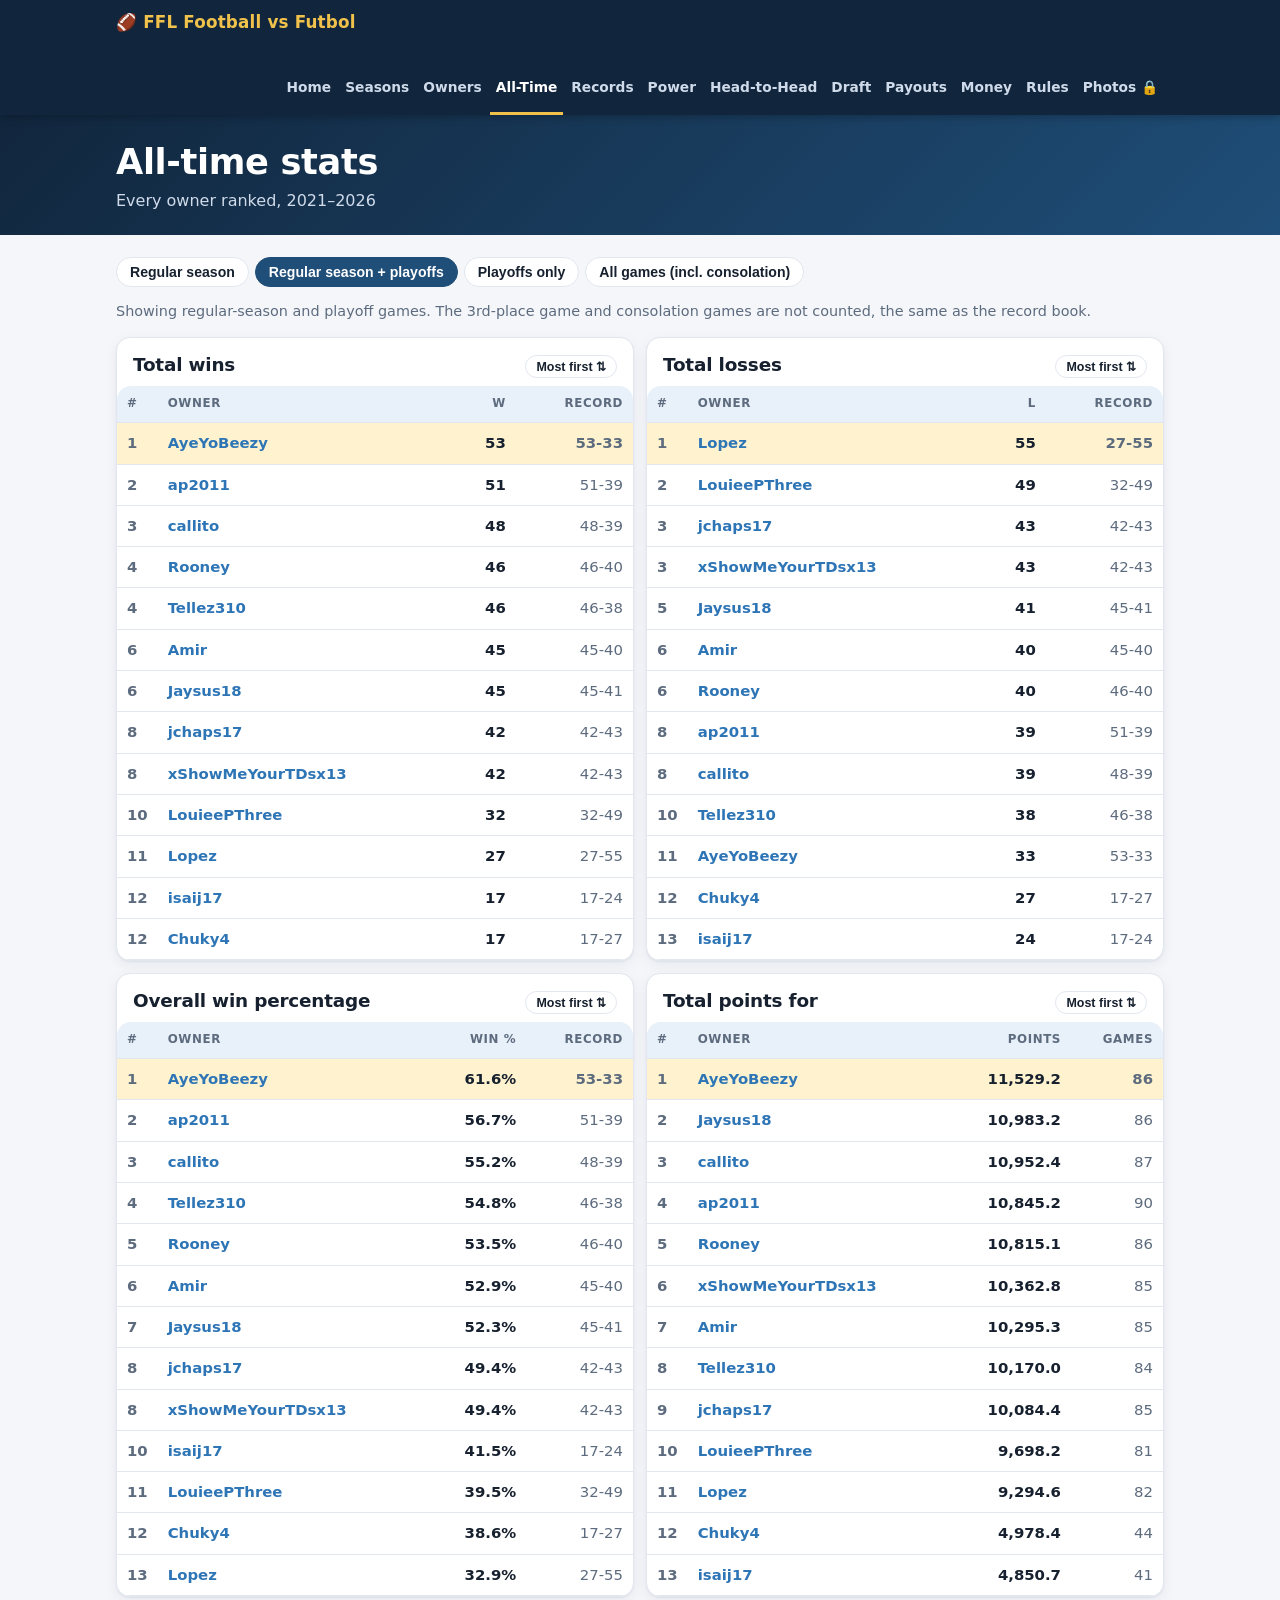
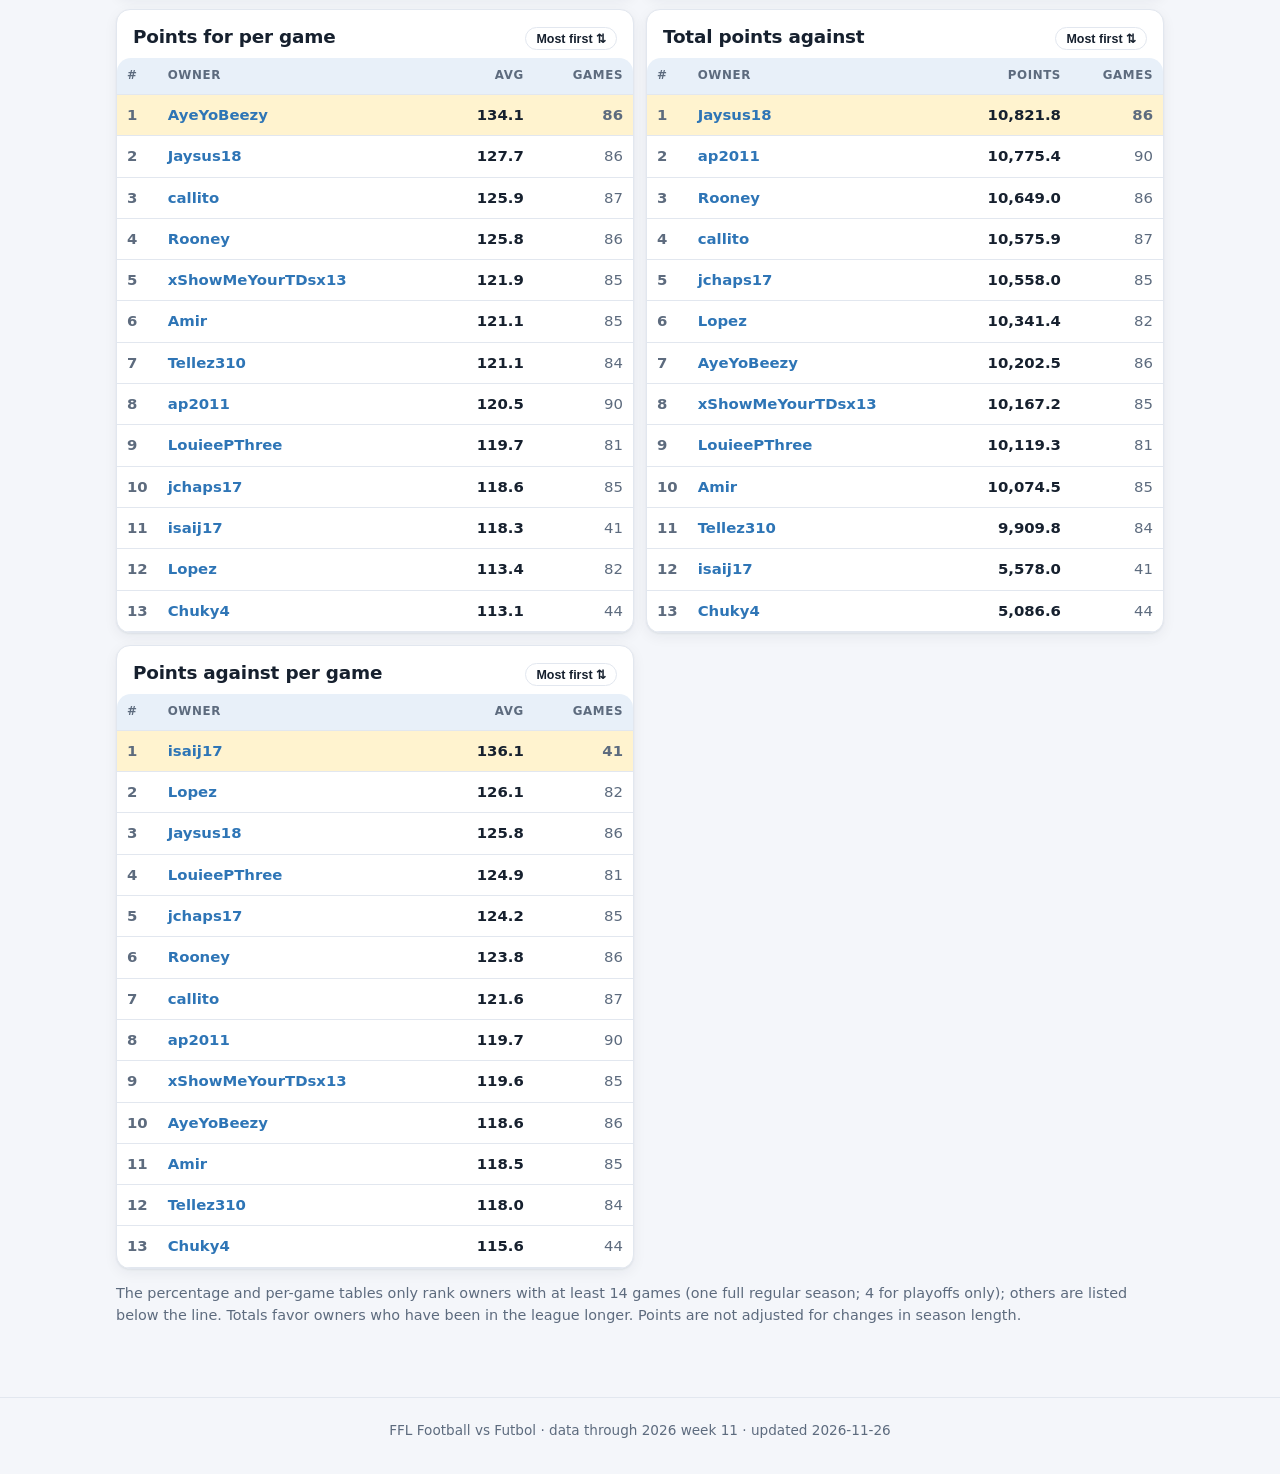
<file: alltime.html>
<!doctype html>
<html lang="en">
<head>
<meta charset="utf-8">
<meta name="viewport" content="width=device-width, initial-scale=1">
<title>All-time stats</title>
<link rel="stylesheet" href="assets/site.css">
</head>
<body>
<main>
  <div class="wrap">
    <div class="pills" id="pills" role="group" aria-label="Which games count"></div>
    <p class="note" id="scopeNote"></p>
    <div class="grid g2" id="tables"></div>
    <p class="note">The percentage and per-game tables only rank owners with at least 14 games (one full regular season; 4 for playoffs only); others are listed below the line. Totals favor owners who have been in the league longer. Points are not adjusted for changes in season length.</p>
  </div>
</main>
<script src="assets/site.js"></script>
<script>
L.boot("alltime.html", "All-time stats", async (meta) => {
  const { $, $$, esc, getJSON, rec, pct, num, ownerLink } = L;
  const A = await getJSON("data/alltime.json");
  $("#pageSub").textContent = "Every owner ranked, " + meta.firstYear + "–" + meta.currentSeason;
  const NOTES = {
    reg: "Showing regular-season games only.",
    regpo: "Showing regular-season and playoff games. The 3rd-place game and consolation games are not counted, the same as the record book.",
    po: "Showing playoff games only (quarterfinals, semifinals and championship; the 3rd-place game is not counted). Rate tables rank owners with at least 4 playoff games.",
    all: "Showing every game, including consolation-bracket games."
  };
  const q = new URLSearchParams(location.search).get("scope");
  let scope = A.scopes.find((s) => s.key === q) || A.scopes.find((s) => s.key === "regpo") || A.scopes[0];
  const flipped = {};

  const TABLES = [
    { id: "w", title: "Total wins", vl: "W", val: (o) => o.w, fmt: (v) => v, extraL: "Record", extra: (o) => rec(o.w, o.l, o.t) },
    { id: "l", title: "Total losses", vl: "L", val: (o) => o.l, fmt: (v) => v, extraL: "Record", extra: (o) => rec(o.w, o.l, o.t) },
    { id: "pct", rate: true, title: "Overall win percentage", vl: "Win %", val: (o) => o.pct || 0, fmt: (v) => pct(v), extraL: "Record", extra: (o) => rec(o.w, o.l, o.t) },
    { id: "pf", title: "Total points for", vl: "Points", val: (o) => o.pf, fmt: (v) => num(v, 1), extraL: "Games", extra: (o) => o.games },
    { id: "apf", rate: true, title: "Points for per game", vl: "Avg", val: (o) => o.avgPf, fmt: (v) => num(v, 1), extraL: "Games", extra: (o) => o.games },
    { id: "pa", title: "Total points against", vl: "Points", val: (o) => o.pa, fmt: (v) => num(v, 1), extraL: "Games", extra: (o) => o.games },
    { id: "apa", rate: true, title: "Points against per game", vl: "Avg", val: (o) => o.avgPa, fmt: (v) => num(v, 1), extraL: "Games", extra: (o) => o.games }
  ];


  function tableHtml(t) {
    const desc = !flipped[t.id];
    const cmp = (a, b) => desc ? t.val(b) - t.val(a) : t.val(a) - t.val(b);
    const ranked = scope.owners.filter((o) => !t.rate || o.games >= scope.minGames).sort(cmp);
    const rest = scope.owners.filter((o) => t.rate && o.games < scope.minGames).sort(cmp);
    const row = (o, rank) => "<tr" + (rank === 1 ? " class='champ'" : rank === "\u2013" ? " style='opacity:.6'" : "") + "><td class='rank'>" + rank + "</td><td class='l'><b>" + ownerLink(o.slug, o.nick) +
      "</b>" + (o.seasons === 1 ? " <span class='muted' style='font-size:.78rem'>1 yr</span>" : "") + "</td><td><b>" + t.fmt(t.val(o)) + "</b></td><td class='muted'>" + t.extra(o) + "</td></tr>";
    let rank = 0, prev = null;
    let body = ranked.map((o, i) => {
      const v = Math.round(t.val(o) * 10000) / 10000;
      if (prev === null || v !== prev) rank = i + 1;
      prev = v;
      return row(o, rank);
    }).join("");
    if (rest.length) body += "<tr><td colspan='4' class='l muted' style='font-size:.78rem;background:var(--accent-soft)'>Fewer than " + scope.minGames + " games \u2014 not ranked</td></tr>" + rest.map((o) => row(o, "\u2013")).join("");
    return '<div class="card" id="t-' + t.id + '"><div class="pad" style="display:flex;justify-content:space-between;align-items:baseline;gap:8px;padding-bottom:8px">' +
      '<h2 class="sec-title" style="margin:0">' + t.title + '</h2><button class="pill flip" data-id="' + t.id + '" style="font-size:.78rem;padding:3px 10px" title="Reverse the order">' +
      (desc ? "Most first \u21C5" : "Fewest first \u21C5") + "</button></div>" +
      '<div class="table-wrap"><table><thead><tr><th>#</th><th class="l">Owner</th><th>' + t.vl + "</th><th>" + t.extraL + "</th></tr></thead><tbody>" + body + "</tbody></table></div></div>";
  }

  function draw() {
    $("#pills").innerHTML = A.scopes.map((s) => '<button class="pill' + (s.key === scope.key ? " on" : "") + '" data-k="' + s.key + '">' + esc(s.label) + "</button>").join("");
    $$("#pills .pill").forEach((b) => b.addEventListener("click", () => {
      scope = A.scopes.find((s) => s.key === b.dataset.k);
      history.replaceState(null, "", "?scope=" + scope.key);
      draw();
    }));
    $("#scopeNote").textContent = NOTES[scope.key] || "";
    $("#tables").innerHTML = TABLES.map(tableHtml).join("");
    $$(".flip").forEach((b) => b.addEventListener("click", () => { flipped[b.dataset.id] = !flipped[b.dataset.id]; draw(); }));
  }
  draw();
});
</script>
</body>
</html>
</file>
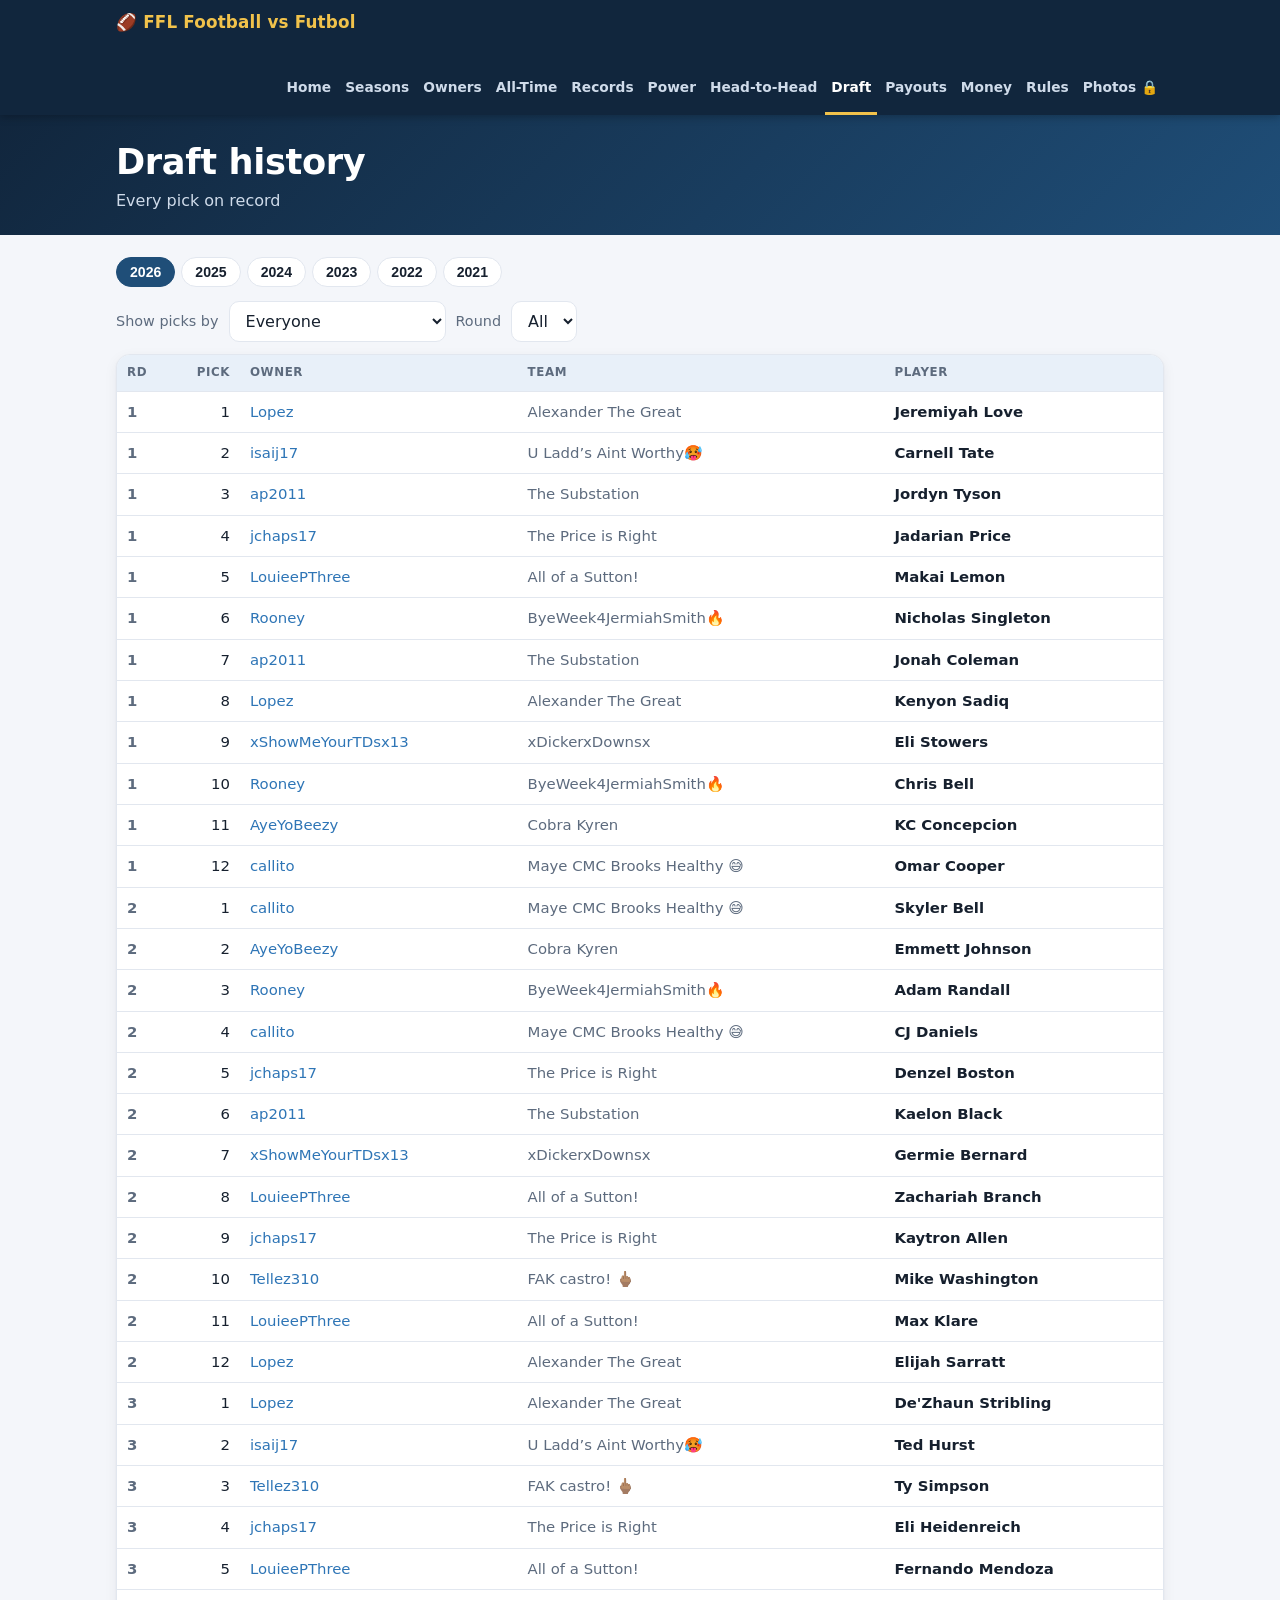
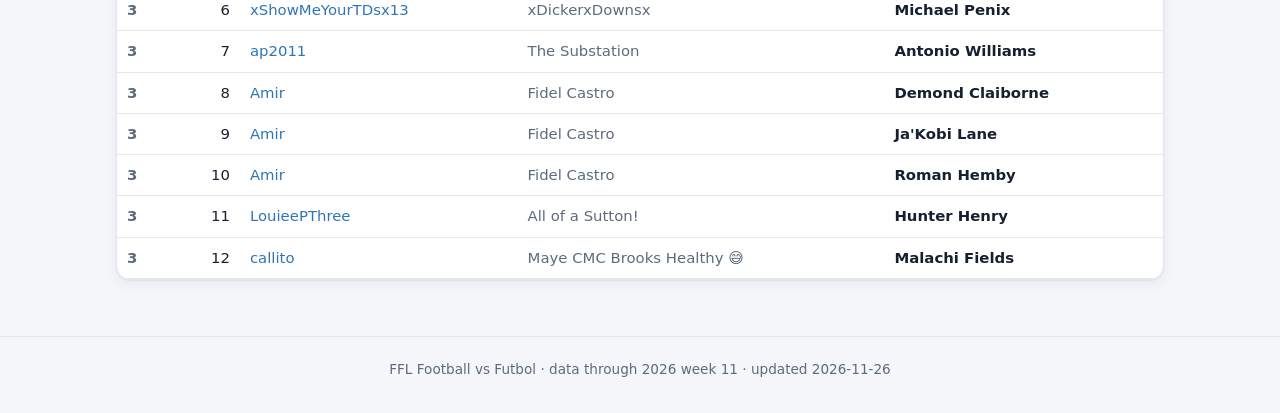
<file: draft.html>
<!doctype html>
<html lang="en">
<head>
<meta charset="utf-8">
<meta name="viewport" content="width=device-width, initial-scale=1">
<title>Draft history</title>
<link rel="stylesheet" href="assets/site.css">
</head>
<body>
<main>
  <div class="wrap">
    <div class="pills" id="pills"></div>
    <div class="row" style="margin-bottom:12px"><label for="who" class="note">Show picks by</label>
      <select id="who"><option value="">Everyone</option></select>
      <label for="rnd" class="note">Round</label>
      <select id="rnd"><option value="">All</option></select></div>
    <div id="warn"></div>
    <div class="card table-wrap"><table id="tbl"></table></div>
  </div>
</main>
<script src="assets/site.js"></script>
<script>
L.boot("draft.html", "Draft history", async (meta) => {
  const { $, $$, esc, getJSON, ownerLink } = L;
  const D = await getJSON("data/draft.json");
  $("#pageSub").textContent = "Every pick on record";
  const want = parseInt(new URLSearchParams(location.search).get("y"), 10);
  let cur = D.find((d) => d.year === want) || D[0];
  $("#pills").innerHTML = D.map((d) => '<button class="pill" data-y="' + d.year + '">' + d.year + "</button>").join("");
  $$("#pills .pill").forEach((b) => b.addEventListener("click", () => { cur = D.find((d) => d.year === +b.dataset.y); $("#who").value = ""; $("#rnd").value = ""; history.replaceState(null, "", "?y=" + cur.year); setup(); draw(); }));
  function setup() {
    const names = Array.from(new Map(cur.picks.map((p) => [p.slug, p.owner])).entries()).sort((a, b) => a[1].localeCompare(b[1]));
    $("#who").innerHTML = '<option value="">Everyone</option>' + names.map(([s, n]) => '<option value="' + s + '">' + esc(n) + "</option>").join("");
    $("#rnd").innerHTML = '<option value="">All</option>' + Array.from({ length: cur.rounds }, (_, i) => '<option value="' + (i + 1) + '">' + (i + 1) + "</option>").join("");
  }
  function draw() {
    $$("#pills .pill").forEach((b) => b.classList.toggle("on", +b.dataset.y === cur.year));
    $("#warn").innerHTML = cur.complete ? "" : '<div class="warn">Partial draft: ' + cur.count + " of " + cur.expected + " picks are on record for " + cur.year + ".</div>";
    const who = $("#who").value, rnd = $("#rnd").value;
    const rows = cur.picks.filter((p) => (!who || p.slug === who) && (!rnd || p.round === +rnd));
    $("#tbl").innerHTML = "<thead><tr><th>Rd</th><th>Pick</th><th class='l'>Owner</th><th class='l'>Team</th><th class='l'>Player</th></tr></thead><tbody>" +
      (rows.length ? rows.map((p) => "<tr><td class='rank'>" + p.round + "</td><td>" + p.pick + "</td><td class='l'>" + ownerLink(p.slug, p.owner) + "</td><td class='l muted'>" + esc(p.team) + "</td><td class='l'><b>" + esc(p.player) + "</b></td></tr>").join("")
        : "<tr><td colspan='5' class='l muted'>No picks match.</td></tr>") + "</tbody>";
  }
  $("#who").addEventListener("change", draw); $("#rnd").addEventListener("change", draw);
  setup(); draw();
});
</script>
</body>
</html>
</file>
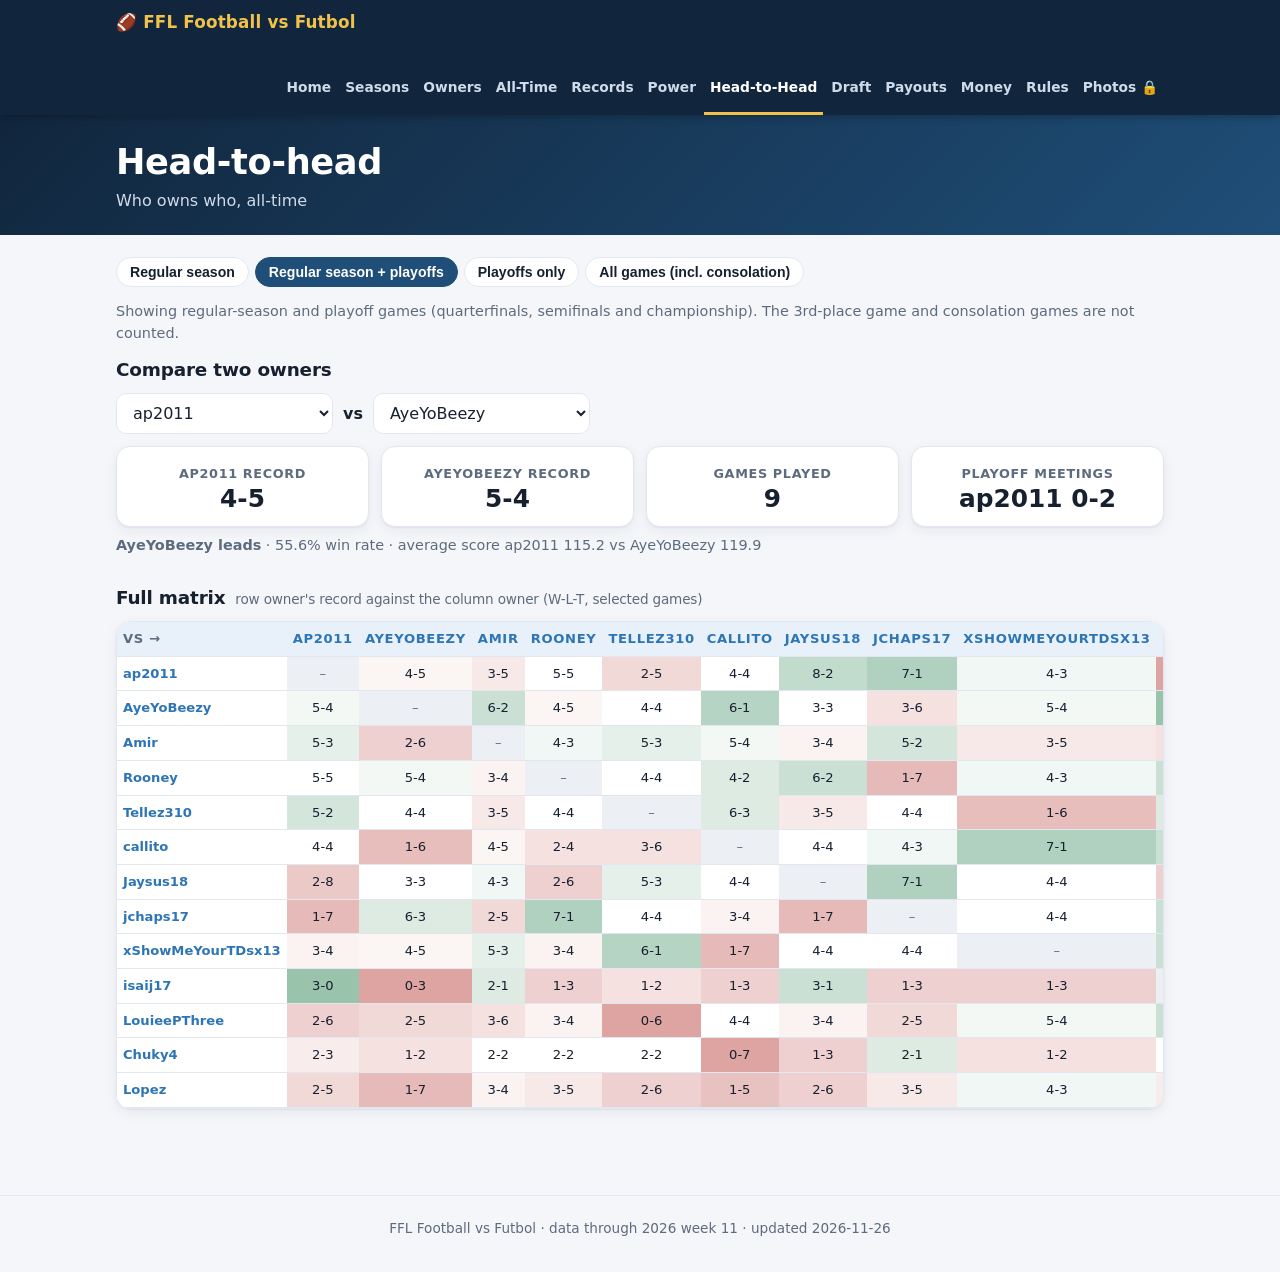
<file: h2h.html>
<!doctype html>
<html lang="en">
<head>
<meta charset="utf-8">
<meta name="viewport" content="width=device-width, initial-scale=1">
<title>Head-to-head</title>
<link rel="stylesheet" href="assets/site.css">
</head>
<body>
<main>
  <div class="wrap">
    <div class="pills" id="pills" role="group" aria-label="Which games count"></div>
    <p class="note" id="scopeNote"></p>
    <section>
      <h2 class="sec-title">Compare two owners</h2>
      <div class="row" style="margin-bottom:12px">
        <select id="a" aria-label="First owner"></select> <b>vs</b> <select id="b" aria-label="Second owner"></select>
      </div>
      <div id="cmp"></div>
    </section>
    <section>
      <h2 class="sec-title">Full matrix <small>row owner's record against the column owner (W-L-T, selected games)</small></h2>
      <div class="card table-wrap"><table class="matrix" id="mx"></table></div>
    </section>
  </div>
</main>
<script src="assets/site.js"></script>
<script>
L.boot("h2h.html", "Head-to-head", async (meta) => {
  const { $, esc, getJSON, rec, pct, num } = L;
  const H = await getJSON("data/h2h.json");
  $("#pageSub").textContent = "Who owns who, all-time";
  const order = H.order, nick = H.nicks;

  let key = L.pickScope(H.scopes, H.defaultScope);
  // matrix
  const drawMatrix = () => {
    const M = H.scopes.find((x) => x.key === key).matrix;
    const cell = (r, c) => {
      if (r === c) return "<td class='self'>–</td>";
      const [w, l, t] = M[r][c];
      if (!(w + l + t)) return "<td class='muted'>·</td>";
      const p = (w + 0.5 * t) / (w + l + t);
      const bg = p > 0.5 ? "rgba(29,122,70," + ((p - 0.5) * 0.9).toFixed(2) + ")" : p < 0.5 ? "rgba(179,55,47," + ((0.5 - p) * 0.9).toFixed(2) + ")" : "transparent";
      return "<td style='background:" + bg + "' title='" + esc(nick[r]) + " vs " + esc(nick[c]) + ": " + rec(w, l, t) + "'>" + rec(w, l, t) + "</td>";
    };
    $("#mx").innerHTML = "<thead><tr><th>vs &rarr;</th>" + order.map((c) => "<th><a href='owner.html?o=" + c + "&scope=" + key + "'>" + esc(nick[c]) + "</a></th>").join("") + "</tr></thead><tbody>" +
      order.map((r) => "<tr><td><a href='owner.html?o=" + r + "&scope=" + key + "'>" + esc(nick[r]) + "</a></td>" + order.map((c) => cell(r, c)).join("") + "</tr>").join("") + "</tbody>";
  };

  // comparator
  const opts = order.map((s) => "<option value='" + s + "'>" + esc(nick[s]) + "</option>").join("");
  $("#a").innerHTML = opts; $("#b").innerHTML = opts;
  const q = new URLSearchParams(location.search);
  $("#a").value = order.includes(q.get("a")) ? q.get("a") : order[0];
  $("#b").value = order.includes(q.get("b")) ? q.get("b") : order[1];
  async function compare() {
    const a = $("#a").value, b = $("#b").value;
    if (a === b) { $("#cmp").innerHTML = "<p class='note'>Pick two different owners.</p>"; return; }
    const oa = await getJSON("data/owner/" + a + ".json");
    const h = oa.scopes.find((x) => x.key === key).h2h.find((x) => x.slug === b);
    if (!h) { $("#cmp").innerHTML = "<p class='note'>" + esc(nick[a]) + " and " + esc(nick[b]) + " never played each other in these games.</p>"; return; }
    const lead = h.w > h.l ? nick[a] + " leads" : h.l > h.w ? nick[b] + " leads" : "All square";
    const tile = (k, v) => "<div class='card tile'><span>" + k + "</span><b>" + v + "</b></div>";
    $("#cmp").innerHTML = "<div class='grid g4'>" + tile(esc(nick[a]) + " record", rec(h.w, h.l, h.t)) + tile(esc(nick[b]) + " record", rec(h.l, h.w, h.t)) +
      tile("Games played", h.games) + tile("Playoff meetings", h.playoff[0] + h.playoff[1] + h.playoff[2] ? esc(nick[a]) + " " + rec(h.playoff[0], h.playoff[1], h.playoff[2]) : "none") + "</div>" +
      "<p class='note' style='margin-top:8px'><b>" + esc(lead) + "</b>" + (h.w === h.l ? "" : " · " + pct(h.w > h.l ? h.pct : 1 - h.pct) + " win rate") + " · average score " + esc(nick[a]) + " " + num(h.pf / h.games) + " vs " + esc(nick[b]) + " " + num(h.pa / h.games) + "</p>";
    history.replaceState(null, "", "?a=" + a + "&b=" + b + "&scope=" + key);
  }
  $("#a").addEventListener("change", compare); $("#b").addEventListener("change", compare);
  const refresh = () => {
    L.scopePills($("#pills"), H.scopes, key, (k) => { key = k; refresh(); });
    $("#scopeNote").textContent = L.SCOPE_NOTES[key];
    drawMatrix();
    compare();
  };
  refresh();
});
</script>
</body>
</html>
</file>
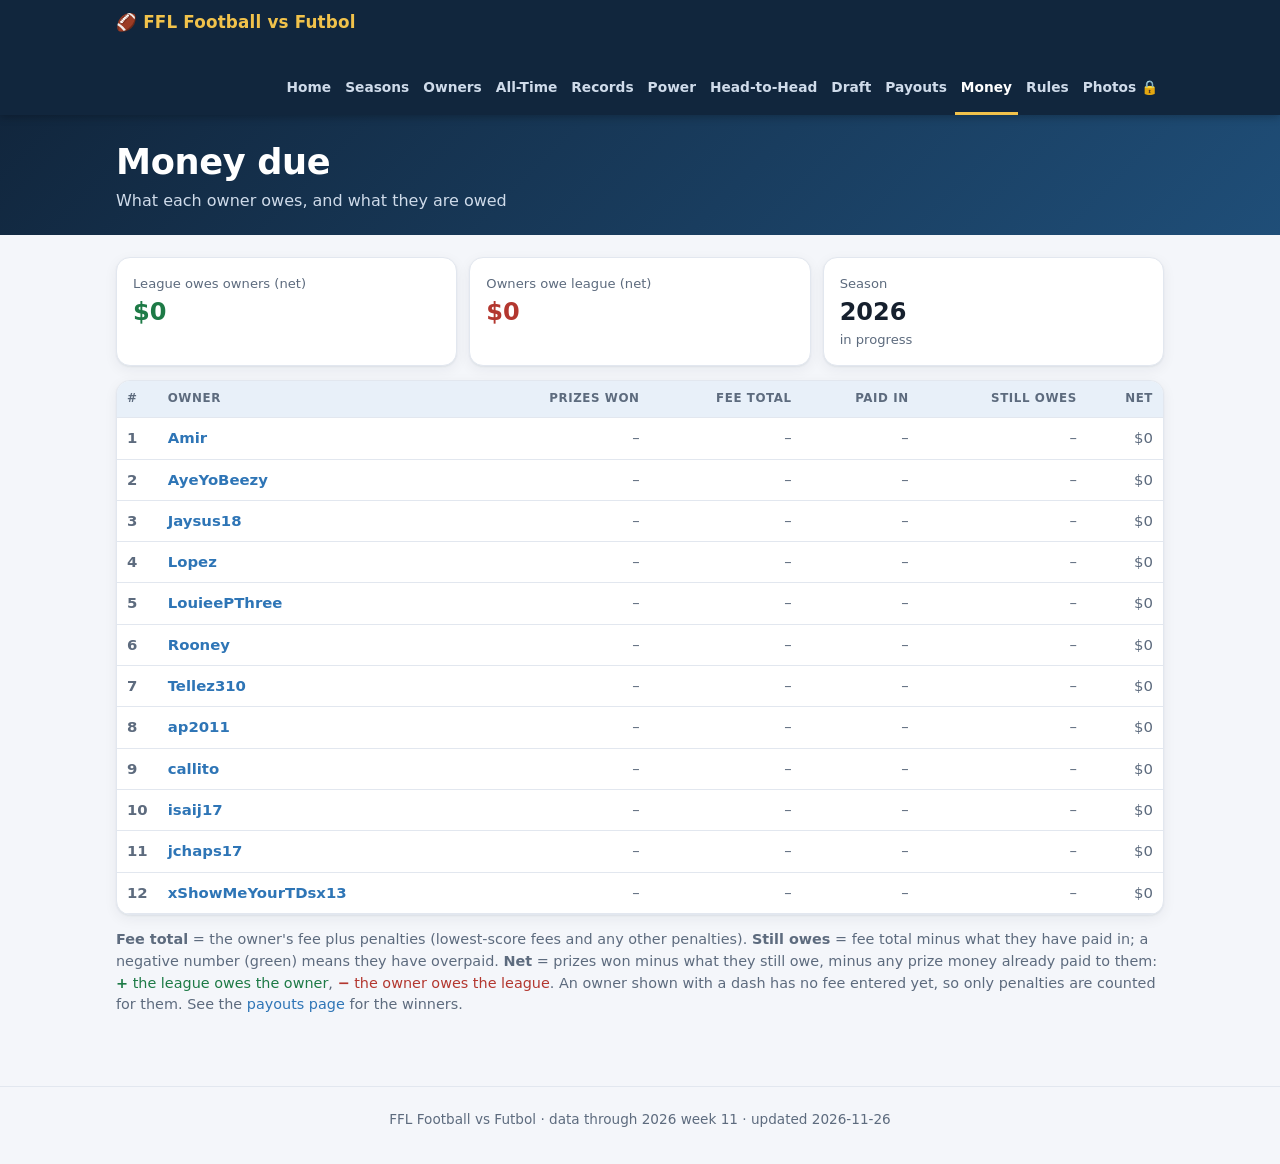
<file: money.html>
<!doctype html>
<html lang="en">
<head>
<meta charset="utf-8">
<meta name="viewport" content="width=device-width, initial-scale=1">
<title>Money due</title>
<link rel="stylesheet" href="assets/site.css">
</head>
<body>
<main>
  <div class="wrap" id="body"><div class="loading">Loading&hellip;</div></div>
</main>
<script src="assets/site.js"></script>
<script>
L.boot("money.html", "Money due", async (meta) => {
  const { $, $$, esc, getJSON, ownerLink } = L;
  const M = await getJSON("data/money.json");
  $("#pageSub").textContent = "What each owner owes, and what they are owed";
  if (!M.seasons.length) { $("#body").innerHTML = '<p class="note">Money tracking has not started yet.</p>'; return; }
  const q = new URLSearchParams(location.search).get("y");
  let cur = M.seasons.find((s) => String(s.year) === q) || M.seasons[0];
  const usd = (n, sign) => { const v = Math.round(n * 100) / 100; const s = "$" + Math.abs(v).toLocaleString(undefined, { minimumFractionDigits: v % 1 ? 2 : 0, maximumFractionDigits: 2 });
    return sign ? (v > 0 ? "+" : v < 0 ? "\u2212" : "") + s : (v < 0 ? "\u2212" : "") + s; };
  const due = (n) => n > 0.004 ? '<b style="color:var(--win)">' + usd(n, true) + "</b>" : n < -0.004 ? '<b style="color:var(--loss)">' + usd(n, true) + "</b>" : '<span class="muted">$0</span>';

  function draw() {
    const pills = M.seasons.length > 1 ? '<div class="pills" id="pills">' + M.seasons.map((s) => '<button class="pill' + (s === cur ? " on" : "") + '" data-y="' + s.year + '">' + s.year + "</button>").join("") + "</div>" : "";
    const dash = '<span class="muted">–</span>';
    const owedTo = cur.owners.filter((o) => o.net > 0.004).reduce((a, o) => a + o.net, 0);
    const owes = cur.owners.filter((o) => o.net < -0.004).reduce((a, o) => a - o.net, 0);
    const summary = '<div class="grid g3" style="margin-bottom:14px"><div class="card pad"><div class="muted" style="font-size:.82rem">League owes owners (net)</div><div style="font-size:1.5rem;font-weight:800;color:var(--win)">' + usd(owedTo) + '</div></div>' +
      '<div class="card pad"><div class="muted" style="font-size:.82rem">Owners owe league (net)</div><div style="font-size:1.5rem;font-weight:800;color:var(--loss)">' + usd(owes) + '</div></div>' +
      '<div class="card pad"><div class="muted" style="font-size:.82rem">Season</div><div style="font-size:1.5rem;font-weight:800">' + cur.year + '</div><div class="muted" style="font-size:.82rem">' + (cur.complete ? "complete" : "in progress") + "</div></div></div>";
    const table = '<div class="card table-wrap"><table><thead><tr><th>#</th><th class="l">Owner</th><th>Prizes won</th><th>Fee total</th><th>Paid in</th><th>Still owes</th><th>Net</th></tr></thead><tbody>' +
      cur.owners.map((o, i) => "<tr><td class='rank'>" + (i + 1) + "</td><td class='l'><b>" + ownerLink(o.slug, o.nick) + "</b></td><td>" + (o.won ? usd(o.won) : dash) + "</td>" +
        "<td>" + (o.feeTotal == null ? '<span class="muted" title="fee not entered">' + (o.penalties ? usd(o.penalties) + " pen." : "–") + "</span>" : usd(o.feeTotal)) + "</td>" +
        "<td>" + (o.paidIn == null ? dash : usd(o.paidIn)) + "</td><td>" + (o.owe == null ? dash : o.owe < 0 ? '<span style="color:var(--win)">' + usd(o.owe) + "</span>" : usd(o.owe)) + "</td><td>" + due(o.net) + "</td></tr>").join("") +
      "</tbody></table></div>";
    const pays = cur.payments.length ? '<section><h2 class="sec-title">Prize money already paid out</h2><div class="card table-wrap"><table><thead><tr><th class="l">Owner</th><th>Amount</th><th class="l">Note</th></tr></thead><tbody>' +
      cur.payments.map((p) => "<tr><td class='l'>" + ownerLink(p.slug, p.nick) + "</td><td>" + usd(p.amount) + "</td><td class='l muted'>" + esc(p.note) + "</td></tr>").join("") + "</tbody></table></div></section>" : "";
    $("#body").innerHTML = pills + summary + table +
      '<p class="note"><b>Fee total</b> = the owner\'s fee plus penalties (lowest-score fees and any other penalties). <b>Still owes</b> = fee total minus what they have paid in; a negative number (green) means they have overpaid. ' +
      '<b>Net</b> = prizes won minus what they still owe, minus any prize money already paid to them: <span style="color:var(--win)"><b>+</b> the league owes the owner</span>, <span style="color:var(--loss)"><b>\u2212</b> the owner owes the league</span>. ' +
      'An owner shown with a dash has no fee entered yet, so only penalties are counted for them. See the <a href="payouts.html?y=' + cur.year + '">payouts page</a> for the winners.</p>' +
      (M.feeNote ? '<p class="note">' + esc(M.feeNote) + "</p>" : "") + pays;
    $$("#pills .pill").forEach((b) => b.addEventListener("click", () => { cur = M.seasons.find((s) => String(s.year) === b.dataset.y); history.replaceState(null, "", "?y=" + cur.year); draw(); }));
  }
  draw();
});
</script>
</body>
</html>
</file>
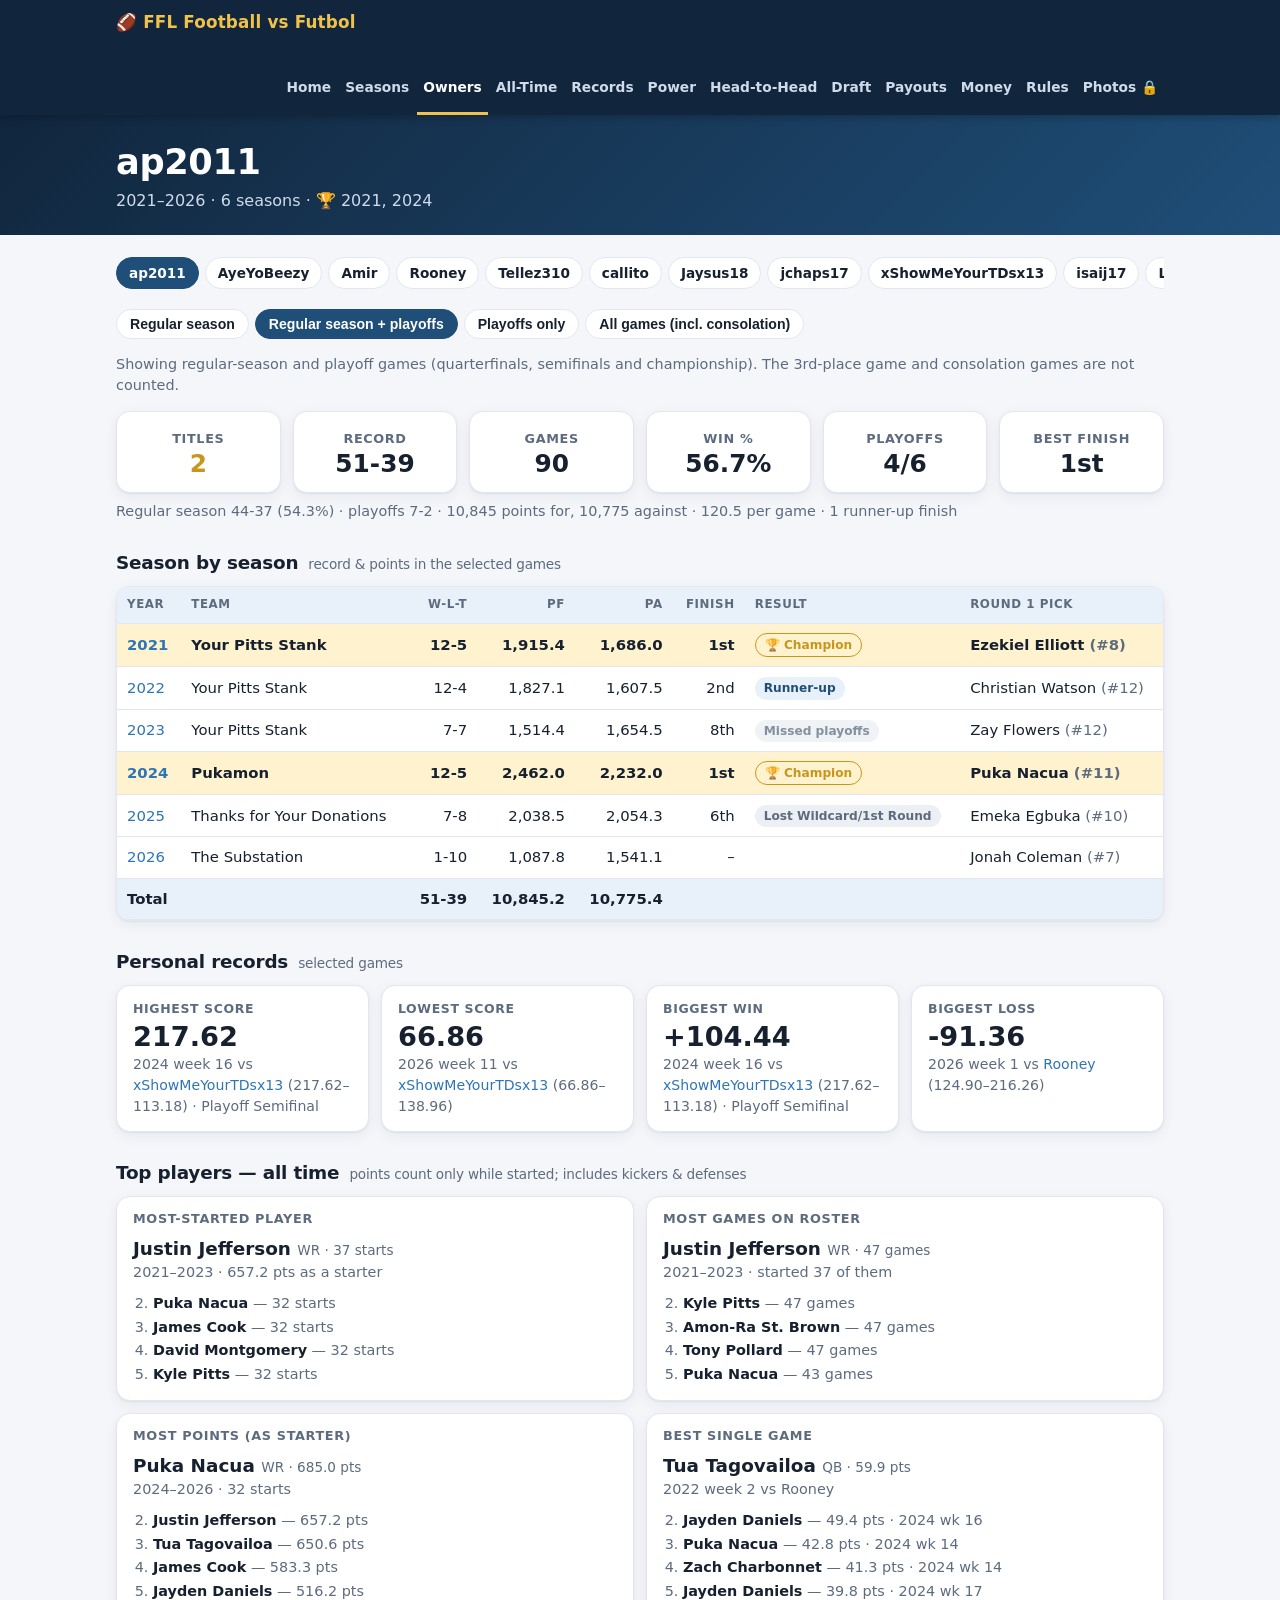
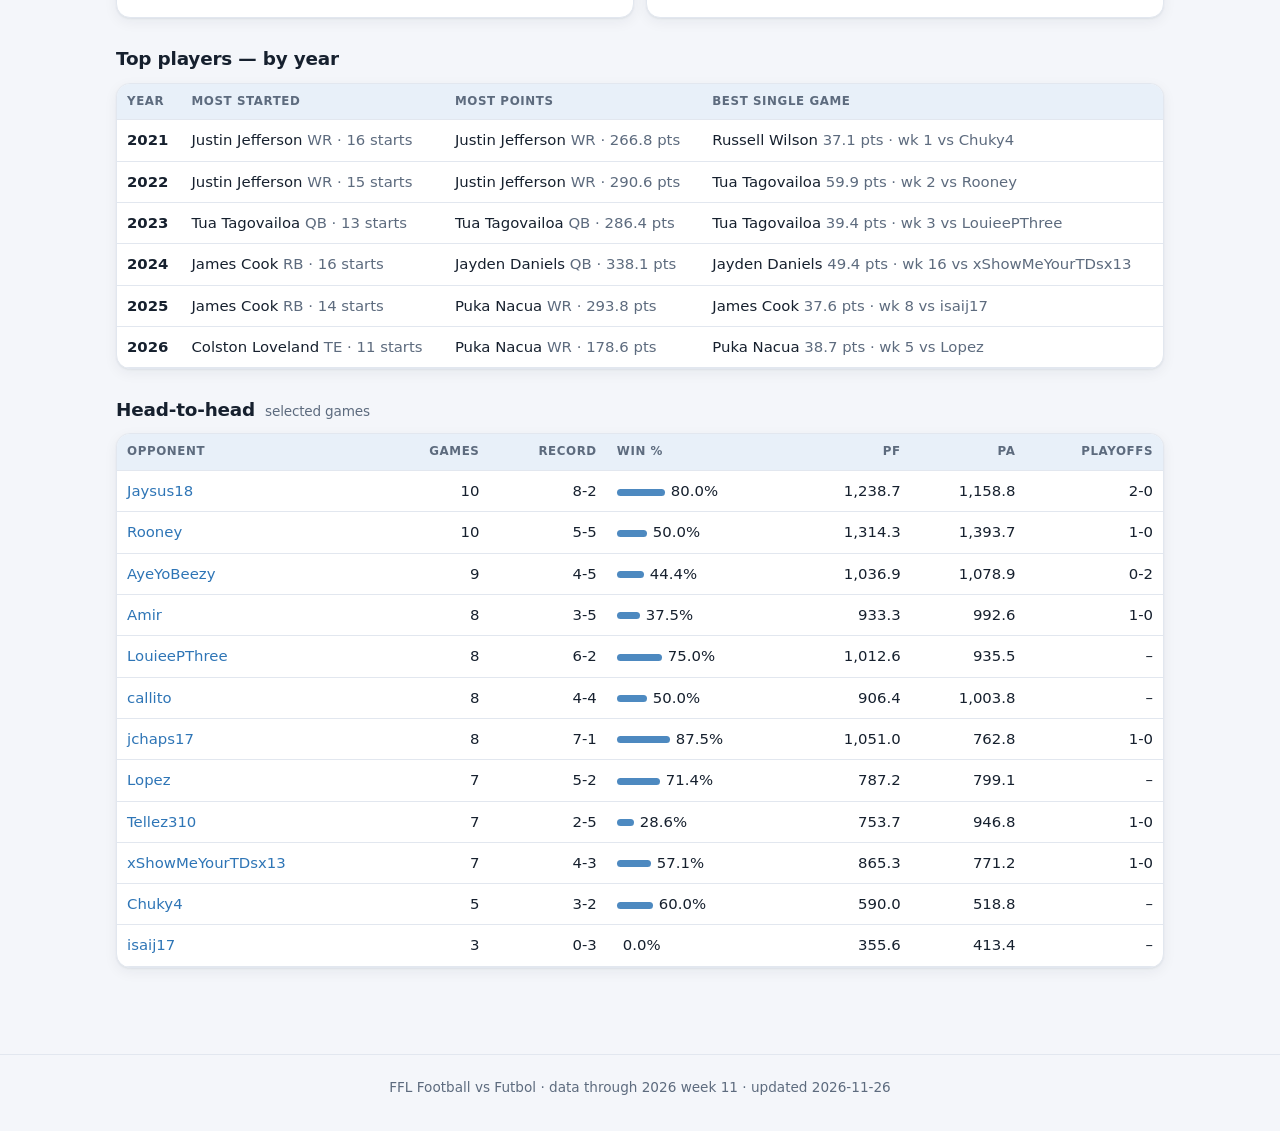
<file: owner.html>
<!doctype html>
<html lang="en">
<head>
<meta charset="utf-8">
<meta name="viewport" content="width=device-width, initial-scale=1">
<title>Owner</title>
<link rel="stylesheet" href="assets/site.css">
</head>
<body>
<main>
  <div class="wrap">
    <div class="owner-nav" id="onav"></div>
    <div class="pills" id="pills" role="group" aria-label="Which games count"></div>
    <p class="note" id="scopeNote"></p>
    <div id="body"><div class="loading">Loading&hellip;</div></div>
  </div>
</main>
<script src="assets/site.js"></script>
<script>
L.boot("owners.html", "Owner", async (meta) => {
  const { $, $$, esc, getJSON, rec, pct, num, ownerLink, RESULT_BADGE } = L;
  const slug = new URLSearchParams(location.search).get("o") || meta.owners[0].slug;
  const o = await getJSON("data/owner/" + encodeURIComponent(slug) + ".json");
  let key = L.pickScope(o.scopes, o.defaultScope);
  function draw() {
  const sc = o.scopes.find((x) => x.key === key);
  $("#onav").innerHTML = meta.owners.map((x) =>
    '<a href="owner.html?o=' + encodeURIComponent(x.slug) + "&scope=" + key + '"' + (x.slug === slug ? ' class="on"' : "") + ">" + esc(x.nick) + "</a>").join("");
  L.scopePills($("#pills"), o.scopes, key, (k) => { key = k; history.replaceState(null, "", "?o=" + encodeURIComponent(slug) + "&scope=" + k); draw(); });
  $("#scopeNote").textContent = L.SCOPE_NOTES[key];
  const c = sc.career;
  document.title = o.nick + " · " + meta.leagueName;
  $("#pageTitle").textContent = o.nick + (o.full ? " — " + o.full : "");
  $("#pageSub").textContent = (c.firstYear === c.lastYear ? c.firstYear : c.firstYear + "–" + c.lastYear) +
    " · " + c.seasons + (c.seasons === 1 ? " season" : " seasons") +
    (c.titleYears.length ? " · 🏆 " + c.titleYears.join(", ") : "");

  const tile = (k, v, gold) => '<div class="card tile' + (gold ? " gold" : "") + '"><span>' + k + "</span><b>" + v + "</b></div>";
  const rc = (k, g, big) => g
    ? '<div class="card rec-card"><div class="k">' + k + '</div><div class="v">' + big + '</div><div class="d">' + g.year + " week " + g.week +
      " vs " + ownerLink(g.oppSlug, g.opp) + " (" + num(g.score, 2) + "&ndash;" + num(g.oppScore, 2) + ")" +
      (g.type !== "Regular" ? " · " + esc(g.type.replace("Playoff - ", "Playoff ")) : "") + "</div></div>" : "";
  const R = sc.records || {};

  // season table
  const S = sc.seasons;
  const tot = S.reduce((a, s) => ({ w: a.w + s.w, l: a.l + s.l, t: a.t + s.t, pf: a.pf + (s.pf || 0), pa: a.pa + (s.pa || 0) }), { w: 0, l: 0, t: 0, pf: 0, pa: 0 });
  const seasonRows = S.map((s) => "<tr" + (s.champion ? " class='champ'" : "") + "><td class='l'><a href='seasons.html?y=" + s.year + "'>" + s.year + "</a></td>" +
    "<td class='l'>" + esc(s.team) + "</td><td>" + (s.games ? rec(s.w, s.l, s.t) : "–") + "</td><td>" + (s.games ? num(s.pf) : "–") + "</td><td>" + (s.games ? num(s.pa) : "–") + "</td>" +
    "<td>" + (s.finish ? L.ordinal(s.finish) : "–") + "</td><td class='l'>" + RESULT_BADGE(s.result) + "</td>" +
    "<td class='l'>" + (s.draftR1 ? esc(s.draftR1.player) + " <span class='muted'>(#" + s.draftR1.pick + ")</span>" : "<span class='muted'>–</span>") + "</td></tr>").join("");

  // h2h
  const h2hRows = sc.h2h.map((h) => "<tr><td class='l'>" + ownerLink(h.slug, h.nick) + "</td><td data-v='" + h.games + "'>" + h.games + "</td>" +
    "<td data-v='" + h.w + "'>" + rec(h.w, h.l, h.t) + "</td><td class='l' data-v='" + (h.pct || 0) + "'><span class='bar' style='width:" + Math.round((h.pct || 0) * 60) + "px'></span>" + pct(h.pct) + "</td>" +
    "<td>" + num(h.pf) + "</td><td>" + num(h.pa) + "</td><td>" + (h.playoff[0] + h.playoff[1] + h.playoff[2] ? rec(h.playoff[0], h.playoff[1], h.playoff[2]) : "–") + "</td></tr>").join("");

  // top players
  const T = sc.topAll || {};
  const block = (title, list, first, sub, item) => !list || !list.length ? "" :
    '<div class="card top-block"><h3>' + title + '</h3><div class="first">' + esc(list[0].name) + " <small>" + esc(list[0].pos) + " · " + first(list[0]) + "</small></div>" +
    '<div class="note">' + sub(list[0]) + "</div>" +
    (list.length > 1 ? "<ol start='2'>" + list.slice(1).map((p) => "<li><b>" + esc(p.name) + "</b> — " + item(p) + "</li>").join("") + "</ol>" : "") + "</div>";
  const yrs = (p) => p.years[0] === p.years[1] ? p.years[0] : p.years[0] + "–" + p.years[1];
  const tops =
    block("Most-started player", T.mostStarted, (p) => p.starts + " starts", (p) => yrs(p) + " · " + num(p.pts) + " pts as a starter", (p) => p.starts + " starts") +
    block("Most games on roster", T.mostRoster, (p) => p.games + " games", (p) => yrs(p) + " · started " + p.starts + " of them", (p) => p.games + " games") +
    block("Most points (as starter)", T.mostPoints, (p) => num(p.pts) + " pts", (p) => yrs(p) + " · " + p.starts + " starts", (p) => num(p.pts) + " pts") +
    block("Best single game", T.bestGames, (p) => num(p.pts) + " pts", (p) => p.year + " week " + p.week + (p.opp ? " vs " + esc(p.opp) : ""), (p) => num(p.pts) + " pts · " + p.year + " wk " + p.week);

  const byYear = (sc.topByYear || []).map((y) => "<tr><td class='l'><b>" + y.year + "</b></td>" +
    "<td class='l'>" + esc(y.mostStarted.name) + " <span class='muted'>" + esc(y.mostStarted.pos) + " · " + y.mostStarted.starts + " starts</span></td>" +
    "<td class='l'>" + (y.mostPoints ? esc(y.mostPoints.name) + " <span class='muted'>" + esc(y.mostPoints.pos) + " · " + num(y.mostPoints.pts) + " pts</span>" : "–") + "</td>" +
    "<td class='l'>" + (y.bestGame ? esc(y.bestGame.name) + " <span class='muted'>" + num(y.bestGame.pts) + " pts · wk " + y.bestGame.week + (y.bestGame.opp ? " vs " + esc(y.bestGame.opp) : "") + "</span>" : "–") + "</td></tr>").join("");

  $("#body").innerHTML =
    '<section><div class="grid g6">' +
      tile("Titles", c.titles, c.titles > 0) + tile("Record", rec(c.all[0], c.all[1], c.all[2])) +
      tile("Games", c.games) + tile("Win %", pct(c.allPct)) + tile("Playoffs", c.playoffApps + "/" + c.seasons) +
      tile("Best finish", c.bestFinish ? L.ordinal(c.bestFinish) : "–") + "</div>" +
    '<p class="note" style="margin-top:8px">' + (c.reg[0] + c.reg[1] + c.reg[2] ? "Regular season " + rec(c.reg[0], c.reg[1], c.reg[2]) + " (" + pct(c.regPct) + ") · " : "") +
      (c.playoff[0] + c.playoff[1] + c.playoff[2] ? "playoffs " + rec(c.playoff[0], c.playoff[1], c.playoff[2]) + " · " : "") +
      "" + num(c.pf, 0) + " points for, " + num(c.pa, 0) + " against · " + num(c.avgPf) + " per game · " + c.runnerUps + " runner-up finish" + (c.runnerUps === 1 ? "" : "es") + "</p></section>" +

    '<section><h2 class="sec-title">Season by season <small>record &amp; points in the selected games</small></h2><div class="card table-wrap"><table id="seasons">' +
      "<thead><tr><th class='l'>Year</th><th class='l'>Team</th><th>W-L-T</th><th>PF</th><th>PA</th><th>Finish</th><th class='l'>Result</th><th class='l'>Round 1 pick</th></tr></thead><tbody>" + seasonRows + "</tbody>" +
      "<tfoot><tr><td class='l'>Total</td><td></td><td>" + rec(tot.w, tot.l, tot.t) + "</td><td>" + num(tot.pf) + "</td><td>" + num(tot.pa) + "</td><td></td><td></td><td></td></tr></tfoot></table></div>" +
      (S.some((s) => !s.draftR1) ? '<p class="note">Round-1 picks show a dash where the draft is not on record.</p>' : "") + "</section>" +

    '<section><h2 class="sec-title">Personal records <small>selected games</small></h2><div class="grid g4">' +
      rc("Highest score", R.highest, R.highest ? num(R.highest.score, 2) : "") + rc("Lowest score", R.lowest, R.lowest ? num(R.lowest.score, 2) : "") +
      rc("Biggest win", R.biggestWin, R.biggestWin ? "+" + num(R.biggestWin.score - R.biggestWin.oppScore, 2) : "") +
      rc("Biggest loss", R.biggestLoss, R.biggestLoss ? num(R.biggestLoss.score - R.biggestLoss.oppScore, 2) : "") + "</div></section>" +

    '<section><h2 class="sec-title">Top players — all time <small>points count only while started' + (o.excludesKickersDefenses ? "; kickers &amp; defenses excluded" : "; includes kickers &amp; defenses") + "</small></h2>" +
      '<div class="grid g2">' + tops + "</div></section>" +

    '<section><h2 class="sec-title">Top players — by year</h2><div class="card table-wrap"><table>' +
      "<thead><tr><th class='l'>Year</th><th class='l'>Most started</th><th class='l'>Most points</th><th class='l'>Best single game</th></tr></thead><tbody>" + byYear + "</tbody></table></div></section>" +

    '<section><h2 class="sec-title">Head-to-head <small>selected games</small></h2><div class="card table-wrap"><table id="h2h">' +
      "<thead><tr><th class='l' data-sort>Opponent</th><th data-sort>Games</th><th data-sort>Record</th><th class='l' data-sort>Win %</th><th data-sort>PF</th><th data-sort>PA</th><th>Playoffs</th></tr></thead><tbody>" + h2hRows + "</tbody></table></div></section>";
  L.sortable($("#h2h"));
  }
  draw();
});
</script>
</body>
</html>
</file>
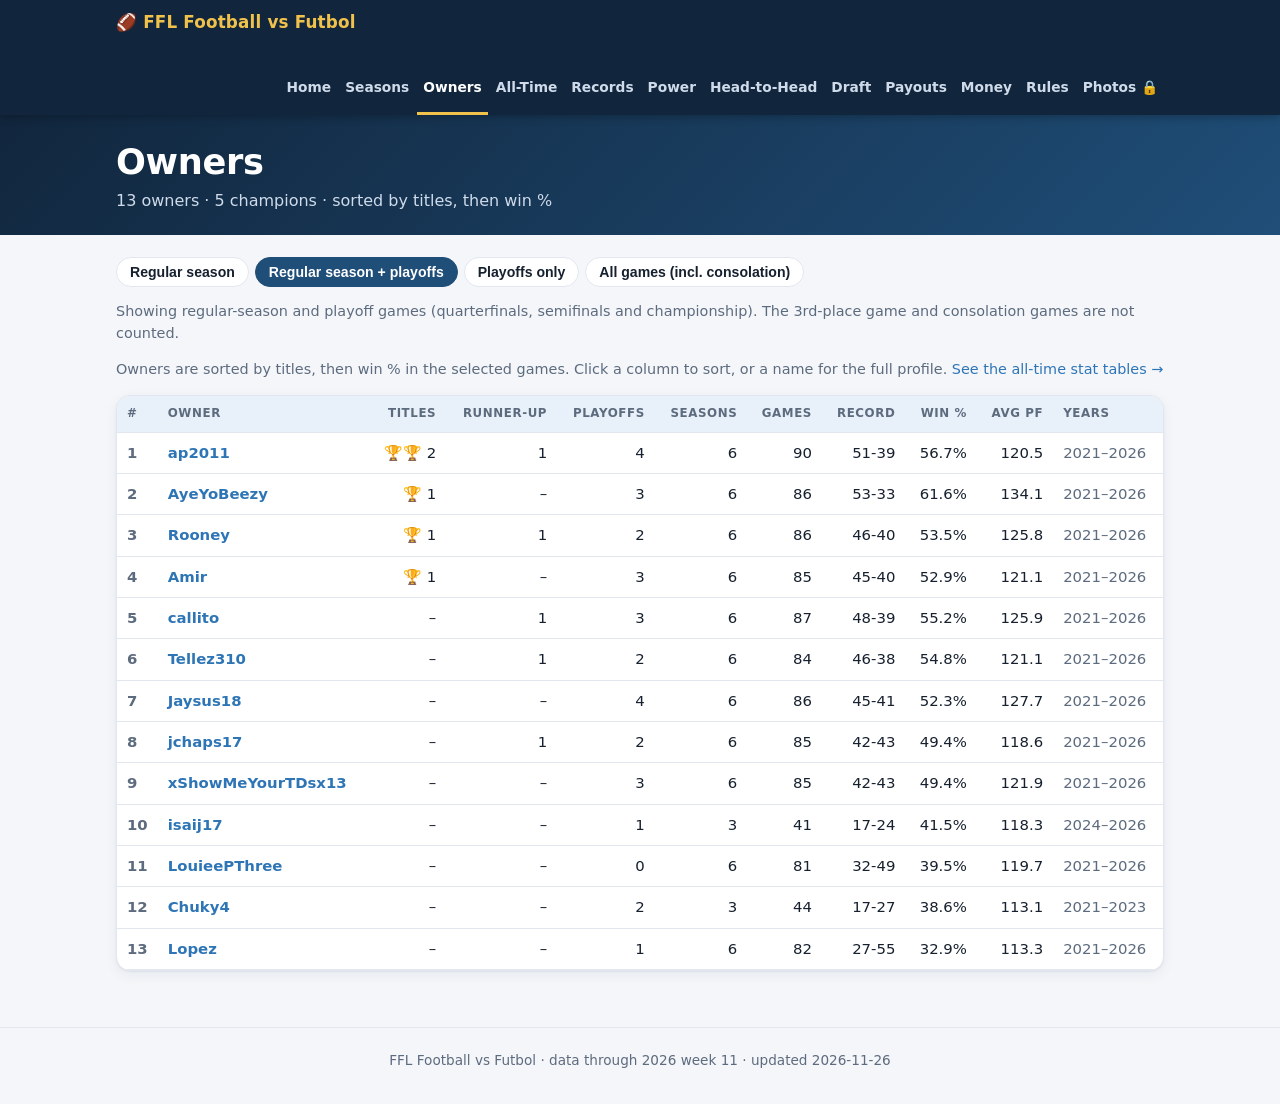
<file: owners.html>
<!doctype html>
<html lang="en">
<head>
<meta charset="utf-8">
<meta name="viewport" content="width=device-width, initial-scale=1">
<title>Owners</title>
<link rel="stylesheet" href="assets/site.css">
</head>
<body>
<main>
  <div class="wrap">
    <div class="pills" id="pills" role="group" aria-label="Which games count"></div>
    <p class="note" id="scopeNote"></p>
    <p class="note">Owners are sorted by titles, then win % in the selected games. Click a column to sort, or a name for the full profile. <a href="alltime.html">See the all-time stat tables &rarr;</a></p>
    <div class="card table-wrap"><table id="tbl"></table></div>
  </div>
</main>
<script src="assets/site.js"></script>
<script>
L.boot("owners.html", "Owners", async (meta) => {
  const { $, esc, getJSON, rec, pct, num, ownerLink } = L;
  const O = await getJSON("data/owners.json");
  let key = L.pickScope(O.scopes, O.defaultScope);
  function draw() {
    const sc = O.scopes.find((s) => s.key === key), owners = sc.owners;
    L.scopePills($("#pills"), O.scopes, key, (k) => { key = k; history.replaceState(null, "", "?scope=" + k); draw(); });
    $("#scopeNote").textContent = L.SCOPE_NOTES[key];
    $("#pageSub").textContent = owners.length + " owners · " + meta.champions.length + " champions · sorted by titles, then win %";
    $("#tbl").innerHTML = "<thead><tr><th data-sort>#</th><th class='l' data-sort>Owner</th><th data-sort>Titles</th><th data-sort>Runner-up</th><th data-sort>Playoffs</th>" +
      "<th data-sort>Seasons</th><th data-sort>Games</th><th data-sort>Record</th><th data-sort>Win %</th><th data-sort>Avg PF</th><th class='l'>Years</th></tr></thead><tbody>" +
      owners.map((o, i) => "<tr><td class='rank' data-v='" + (i + 1) + "'>" + (i + 1) + "</td><td class='l'><b>" + ownerLink(o.slug, o.nick, key) + "</b></td>" +
        "<td data-v='" + o.titles + "'>" + (o.titles ? "🏆".repeat(Math.min(o.titles, 4)) + (o.titles > 4 ? "+" : "") + " " + o.titles : "–") + "</td>" +
        "<td>" + (o.runnerUps || "–") + "</td><td>" + o.playoffApps + "</td><td>" + o.seasons + "</td><td>" + o.games + "</td>" +
        "<td data-v='" + o.w + "'>" + rec(o.w, o.l, o.t) + "</td><td data-v='" + (o.pct || 0) + "'>" + pct(o.pct) + "</td><td>" + num(o.avgPf) + "</td>" +
        "<td class='l muted'>" + (o.firstYear === o.lastYear ? o.firstYear : o.firstYear + "–" + o.lastYear) + "</td></tr>").join("") + "</tbody>";
    L.sortable($("#tbl"));
  }
  draw();
});
</script>
</body>
</html>
</file>
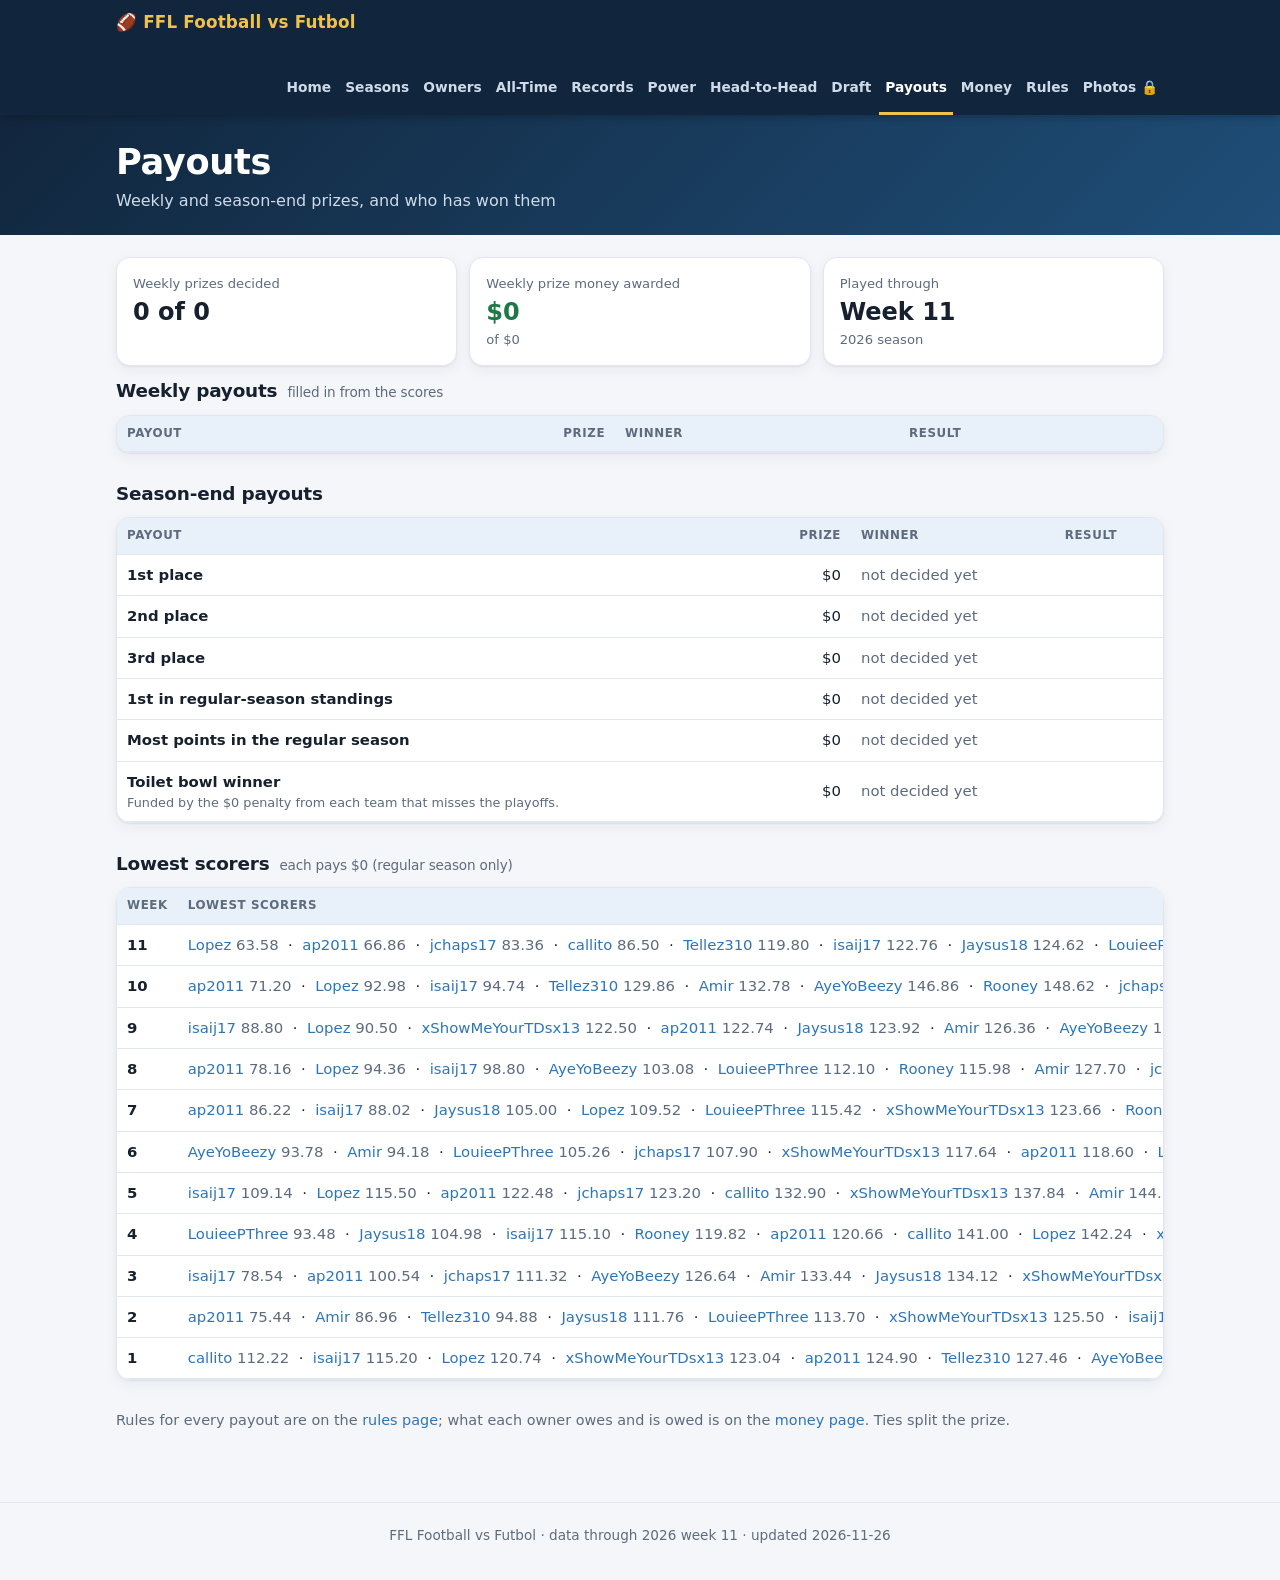
<file: payouts.html>
<!doctype html>
<html lang="en">
<head>
<meta charset="utf-8">
<meta name="viewport" content="width=device-width, initial-scale=1">
<title>Payouts</title>
<link rel="stylesheet" href="assets/site.css">
</head>
<body>
<main>
  <div class="wrap" id="body"><div class="loading">Loading&hellip;</div></div>
</main>
<script src="assets/site.js"></script>
<script>
L.boot("payouts.html", "Payouts", async (meta) => {
  const { $, $$, esc, getJSON, ownerLink } = L;
  const P = await getJSON("data/payouts.json");
  $("#pageSub").textContent = "Weekly and season-end prizes, and who has won them";
  if (!P.seasons.length) { $("#body").innerHTML = '<p class="note">No payouts to show yet.</p>'; return; }
  const q = new URLSearchParams(location.search).get("y");
  let cur = P.seasons.find((s) => String(s.year) === q) || P.seasons[0];
  const usd = (n) => "$" + (Math.round(n * 100) / 100).toLocaleString(undefined, { maximumFractionDigits: 2 });
  const winners = (it) => it.winners.length
    ? it.winners.map((w) => "<b>" + ownerLink(w.slug, w.nick) + "</b>").join(" &amp; ") + (it.winners.length > 1 ? ' <span class="muted">(split)</span>' : "")
    : '<span class="muted">' + (it.status === "open" ? "in progress" : "not decided yet") + "</span>";
  const detail = (it) => it.winners.length ? it.winners.map((w) => esc(w.txt)).join("<br>") : esc(it.note || "");
  const itemRows = (list) => list.map((it) => "<tr><td class='l' style='white-space:normal;min-width:240px;max-width:430px'><b>" + esc(it.label) + "</b>" + (it.rule ? "<div class='muted' style='font-size:.8rem;font-weight:400'>" + esc(it.rule) + "</div>" : "") +
    "</td><td>" + usd(it.amount) + "</td><td class='l'>" + winners(it) + "</td><td class='l muted' style='white-space:normal'>" + detail(it) + "</td></tr>").join("");
  const head = "<thead><tr><th class='l'>Payout</th><th>Prize</th><th class='l'>Winner</th><th class='l'>Result</th></tr></thead>";

  function draw() {
    const decided = cur.schedule.filter((s) => s.winners.length);
    const paid = decided.reduce((a, s) => a + s.amount, 0);
    const pills = P.seasons.length > 1 ? '<div class="pills" id="pills">' + P.seasons.map((s) => '<button class="pill' + (s === cur ? " on" : "") + '" data-y="' + s.year + '">' + s.year + "</button>").join("") + "</div>" : "";
    const cards = '<div class="grid g3" style="margin-bottom:14px">' +
      '<div class="card pad"><div class="muted" style="font-size:.82rem">Weekly prizes decided</div><div style="font-size:1.5rem;font-weight:800">' + decided.length + " of " + cur.schedule.length + '</div></div>' +
      '<div class="card pad"><div class="muted" style="font-size:.82rem">Weekly prize money awarded</div><div style="font-size:1.5rem;font-weight:800;color:var(--win)">' + usd(paid) + '</div><div class="muted" style="font-size:.82rem">of ' + usd(cur.weeklyTotal) + '</div></div>' +
      '<div class="card pad"><div class="muted" style="font-size:.82rem">Played through</div><div style="font-size:1.5rem;font-weight:800">Week ' + cur.weeksPlayed + '</div><div class="muted" style="font-size:.82rem">' + cur.year + (cur.complete ? " (complete)" : " season") + "</div></div></div>";
    const board = cur.board.length ? '<section><h2 class="sec-title">Prize money won, ' + cur.year + '</h2><div class="card table-wrap"><table><thead><tr><th>#</th><th class="l">Owner</th><th>Won so far</th></tr></thead><tbody>' +
      cur.board.map((b, i) => "<tr><td class='rank'>" + (i + 1) + "</td><td class='l'><b>" + ownerLink(b.slug, b.nick) + "</b></td><td><b>" + usd(b.won) + "</b></td></tr>").join("") + "</tbody></table></div></section>" : "";
    const low = cur.lowest.length ? '<section><h2 class="sec-title">Lowest scorers <small>each pays ' + usd(cur.lowest[0].amount) + " (regular season only)</small></h2><div class='card table-wrap'><table><thead><tr><th>Week</th><th class='l'>Lowest scorers</th></tr></thead><tbody>" +
      cur.lowest.map((l) => "<tr><td><b>" + l.week + "</b></td><td class='l'>" + l.owners.map((o) => ownerLink(o.slug, o.nick) + ' <span class="muted">' + L.num(o.pf, 2) + "</span>").join(" &nbsp;·&nbsp; ") + "</td></tr>").join("") + "</tbody></table></div></section>" : "";
    const pen = cur.penalties.length ? '<section><h2 class="sec-title">Other penalties</h2><div class="card table-wrap"><table><thead><tr><th>Week</th><th class="l">Owner</th><th>Fee</th><th class="l">Reason</th></tr></thead><tbody>' +
      cur.penalties.map((p) => "<tr><td>" + (p.week || "–") + "</td><td class='l'>" + ownerLink(p.slug, p.nick) + "</td><td>" + usd(p.amount) + "</td><td class='l muted'>" + esc(p.note) + "</td></tr>").join("") + "</tbody></table></div></section>" : "";
    $("#body").innerHTML = pills + cards +
      '<section><h2 class="sec-title">Weekly payouts <small>filled in from the scores</small></h2><div class="card table-wrap"><table>' + head + "<tbody>" + itemRows(cur.schedule) + "</tbody></table></div></section>" +
      '<section><h2 class="sec-title">Season-end payouts</h2><div class="card table-wrap"><table>' + head + "<tbody>" + itemRows(cur.seasonEnd) + "</tbody></table></div>" +
      (cur.feeNote ? '<p class="note">' + esc(cur.feeNote) + "</p>" : "") + "</section>" + board + low + pen +
      '<p class="note">Rules for every payout are on the <a href="rules.html">rules page</a>; what each owner owes and is owed is on the <a href="money.html?y=' + cur.year + '">money page</a>. Ties split the prize.</p>';
    $$("#pills .pill").forEach((b) => b.addEventListener("click", () => { cur = P.seasons.find((s) => String(s.year) === b.dataset.y); history.replaceState(null, "", "?y=" + cur.year); draw(); }));
  }
  draw();
});
</script>
</body>
</html>
</file>
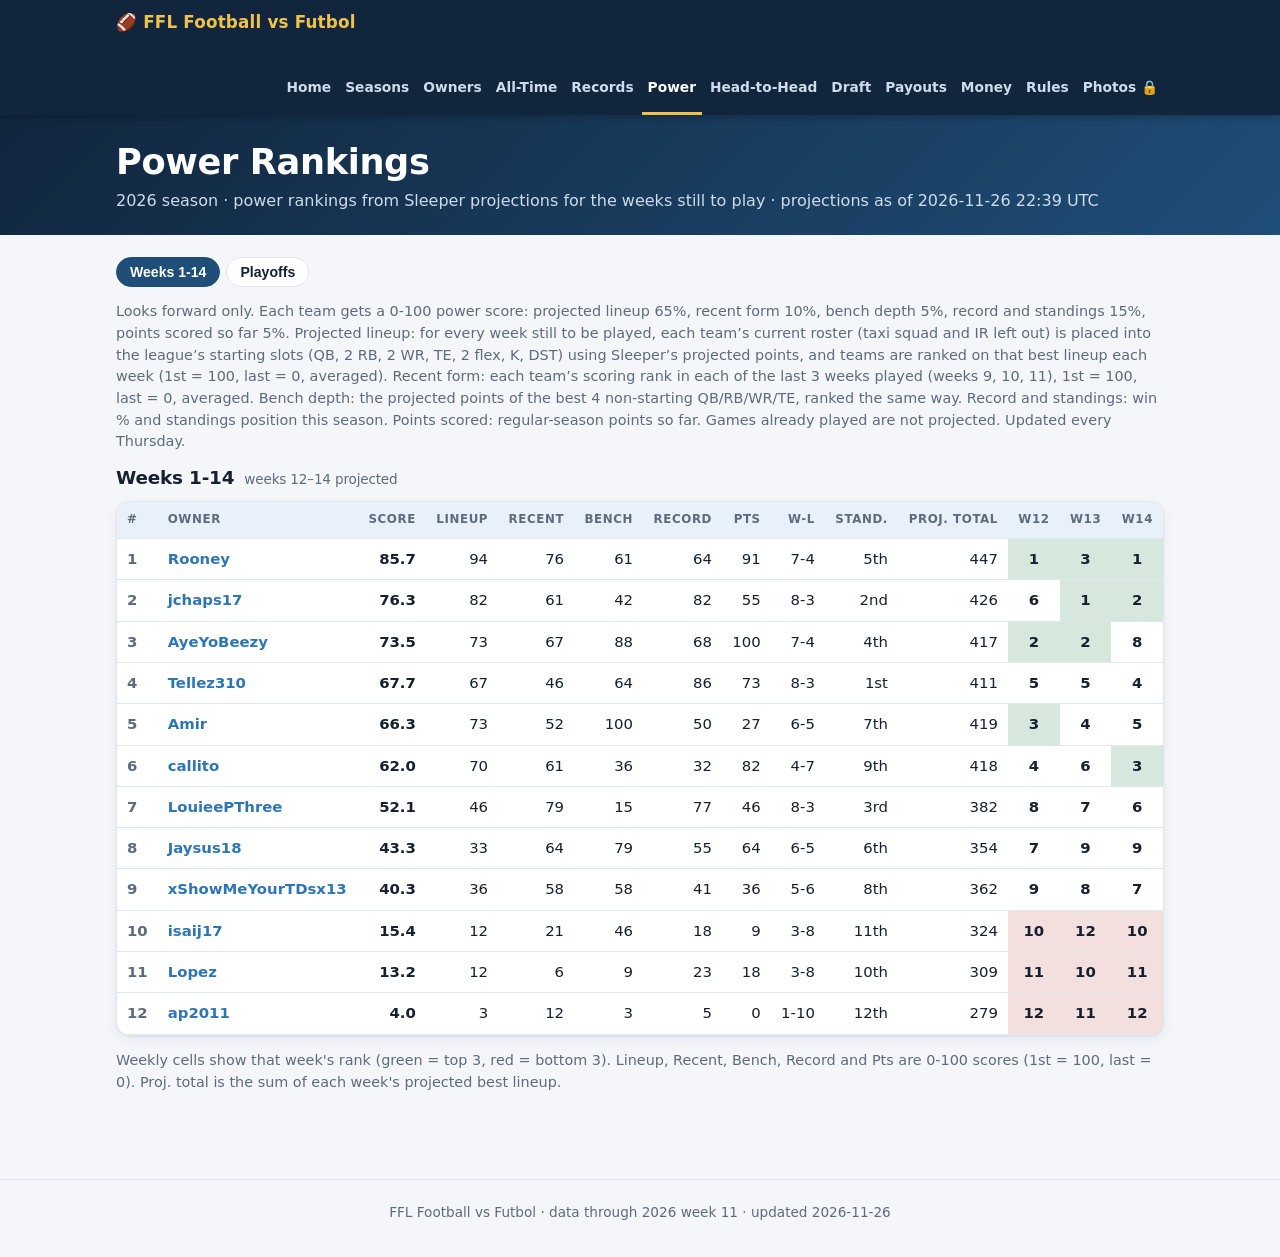
<file: power.html>
<!doctype html>
<html lang="en">
<head>
<meta charset="utf-8">
<meta name="viewport" content="width=device-width, initial-scale=1">
<title>Power Rankings</title>
<link rel="stylesheet" href="assets/site.css">
<style>
  .pr td.w { text-align: center; min-width: 34px; font-weight: 700; }
  .pr td.w.top { background: rgba(29,122,70,.18); }
  .pr td.w.bot { background: rgba(179,55,47,.16); }
</style>
</head>
<body>
<main>
  <div class="wrap">
    <div class="pills" id="pills" role="group" aria-label="Which weeks"></div>
    <p class="note" id="how"></p>
    <section id="board"></section>
  </div>
</main>
<script src="assets/site.js"></script>
<script>
L.boot("power.html", "Power Rankings", async (meta) => {
  const { $, $$, esc, getJSON, num, ownerLink } = L;
  const P = await getJSON("data/power.json");
  $("#pageSub").textContent = P.year + " season · power rankings from Sleeper projections for the weeks still to play" + (P.asOf ? " · projections as of " + P.asOf : "");
  let key = L.pickScope(P.blocks, P.blocks[0].key);
  const slotText = (() => {
    const names = { FLEX: "flex", SUPER_FLEX: "superflex", WRRB_FLEX: "RB/WR flex", REC_FLEX: "WR/TE flex" };
    const s = P.slots && P.slots.length ? P.slots : ["QB", "RB", "RB", "WR", "WR", "TE", "FLEX", "K", "DST"];
    const out = [], seen = {};
    s.forEach((x) => { seen[x] = (seen[x] || 0) + 1; });
    Object.keys(seen).forEach((x) => out.push((seen[x] > 1 ? seen[x] + " " : "") + (names[x] || x)));
    return out.join(", ");
  })();
  const noteFor = (B) => {
    const W = B.weights || {};
    const parts = [["lineup", "projected lineup"], ["recent", "recent form"], ["bench", "bench depth"], ["record", "record and standings"], ["points", "points scored so far"]].filter(([k]) => W[k] > 0);
    const head = parts.length === 1 ? "The power score is 100% projected lineup. "
      : "Each team gets a 0-100 power score: " + parts.map(([k, n]) => n + " " + W[k] + "%").join(", ") + ". ";
    return "Looks forward only. " + head +
      "Projected lineup: for every week still to be played, each team\u2019s current roster (taxi squad and IR left out) is placed into the league\u2019s starting slots (" + slotText + ") using Sleeper\u2019s projected points, and teams are ranked on that best lineup each week (1st = 100, last = 0, averaged). " +
      (W.recent > 0 ? "Recent form: each team\u2019s scoring rank in each of the last 3 weeks played" + (B.recentWeeks && B.recentWeeks.length ? " (weeks " + B.recentWeeks.join(", ") + ")" : "") + ", 1st = 100, last = 0, averaged. " : "") +
      (W.bench > 0 ? "Bench depth: the projected points of the best 4 non-starting QB/RB/WR/TE, ranked the same way. " : "") +
      (W.record > 0 ? "Record and standings: win % and standings position this season. " : "") +
      (W.points > 0 ? "Points scored: regular-season points so far. " : "") +
      "Games already played are not projected. Updated every Thursday.";
  };

  function drawBoard() {
    const B = P.blocks.find((b) => b.key === key);
    L.scopePills($("#pills"), P.blocks, key, (k) => { key = k; history.replaceState(null, "", "?scope=" + k); drawBoard(); });
    $("#how").textContent = noteFor(B);
    const W = B.weights || {};
    const parts = [W.lineup, W.recent, W.bench, W.record, W.points].filter((v) => v > 0).length;
    if (!B.weeksPlayed.length) {
      $("#board").innerHTML = '<div class="card" style="padding:16px"><b>' + esc(B.label) + '</b><p class="note" style="margin:6px 0 0">No projections loaded for these weeks. This table fills in when the weekly projections are pulled.</p></div>';
      return;
    }
    const n = B.teams.length;
    const wkHead = B.weeksPlayed.map((w) => "<th>W" + w + "</th>").join("");
    const rows = B.teams.map((t) => "<tr><td class='rank' data-v='" + t.rank + "'>" + t.rank + "</td><td class='l'><b>" + ownerLink(t.slug, t.nick) + "</b></td>" +
      "<td data-v='" + t.score + "'><b>" + num(t.score) + "</b></td>" +
      (W.lineup > 0 && parts > 1 ? "<td data-v='" + t.lineupScore + "'>" + num(t.lineupScore, 0) + "</td>" : "") + (W.recent > 0 ? "<td data-v='" + t.recentScore + "' title='" + Object.keys(t.recentRanks || {}).map((w) => "W" + w + ": " + L.ordinal(t.recentRanks[w])).join(", ") + "'>" + num(t.recentScore, 0) + "</td>" : "") + (W.bench > 0 ? "<td data-v='" + t.benchScore + "'>" + num(t.benchScore, 0) + "</td>" : "") +
      (W.record > 0 ? "<td data-v='" + t.recordScore + "'>" + num(t.recordScore, 0) + "</td>" : "") + (W.points > 0 ? "<td data-v='" + t.pointsScore + "'>" + num(t.pointsScore, 0) + "</td>" : "") +
      (W.record > 0 ? "<td data-v='" + t.wins + "'>" + L.rec(t.wins, t.losses, t.ties) + "</td><td data-v='" + (t.standing || 99) + "'>" + (t.standing ? L.ordinal(t.standing) : "–") + "</td>" : "") + "<td data-v='" + t.proj + "'>" + num(t.proj, 0) + "</td>" +
      B.weeksPlayed.map((w) => { const r = t.ranks[String(w)]; return "<td class='w" + (r <= 3 ? " top" : r > n - 3 ? " bot" : "") + "'>" + (r == null ? "–" : r) + "</td>"; }).join("") + "</tr>").join("");
    $("#board").innerHTML = '<h2 class="sec-title">' + esc(B.label) + " <small>weeks " + B.weeksPlayed[0] + (B.weeksPlayed.length > 1 ? "–" + B.weeksPlayed[B.weeksPlayed.length - 1] : "") + " projected</small></h2>" +
      '<div class="card table-wrap"><table class="pr" id="prt"><thead><tr><th data-sort>#</th><th class="l" data-sort>Owner</th><th data-sort>Score</th>' + (W.lineup > 0 && parts > 1 ? '<th data-sort title="Projected best lineup (0-100)">Lineup</th>' : "") + (W.recent > 0 ? '<th data-sort title="Recent form: scoring rank over the last 3 weeks played (0-100)">Recent</th>' : "") + (W.bench > 0 ? '<th data-sort title="Bench depth (0-100)">Bench</th>' : "") + (W.record > 0 ? '<th data-sort title="Record and standings (0-100)">Record</th>' : "") + (W.points > 0 ? '<th data-sort title="Points scored so far (0-100)">Pts</th>' : "") + (W.record > 0 ? "<th data-sort>W-L</th><th data-sort>Stand.</th>" : "") + '<th data-sort>Proj. total</th>' + wkHead + "</tr></thead><tbody>" + rows + "</tbody></table></div>" +
      '<p class="note">Weekly cells show that week\'s rank (green = top 3, red = bottom 3). ' + (parts > 1 ? 'Lineup, Recent, Bench, Record and Pts are 0-100 scores (1st = 100, last = 0). ' : '') + 'Proj. total is the sum of each week\'s projected best lineup.</p>';
    L.sortable($("#prt"));
  }

  drawBoard();
});
</script>
</body>
</html>
</file>
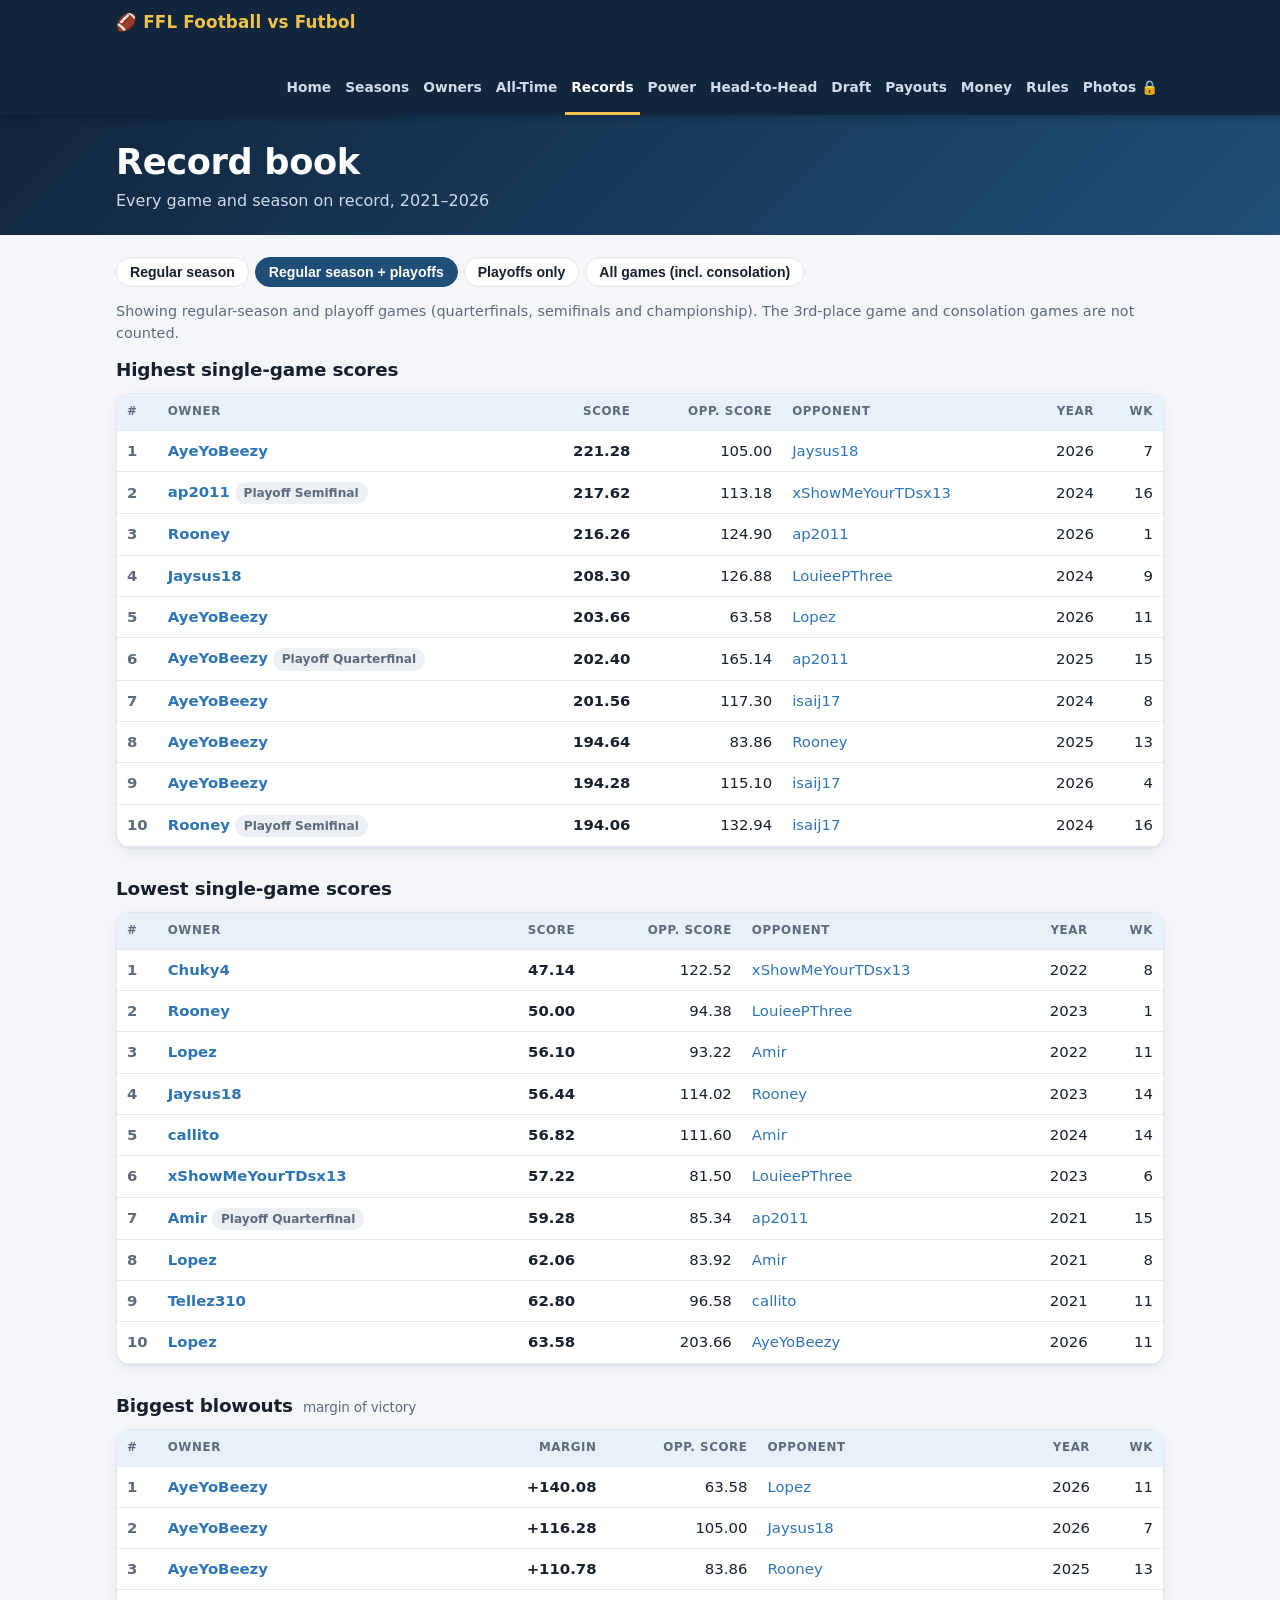
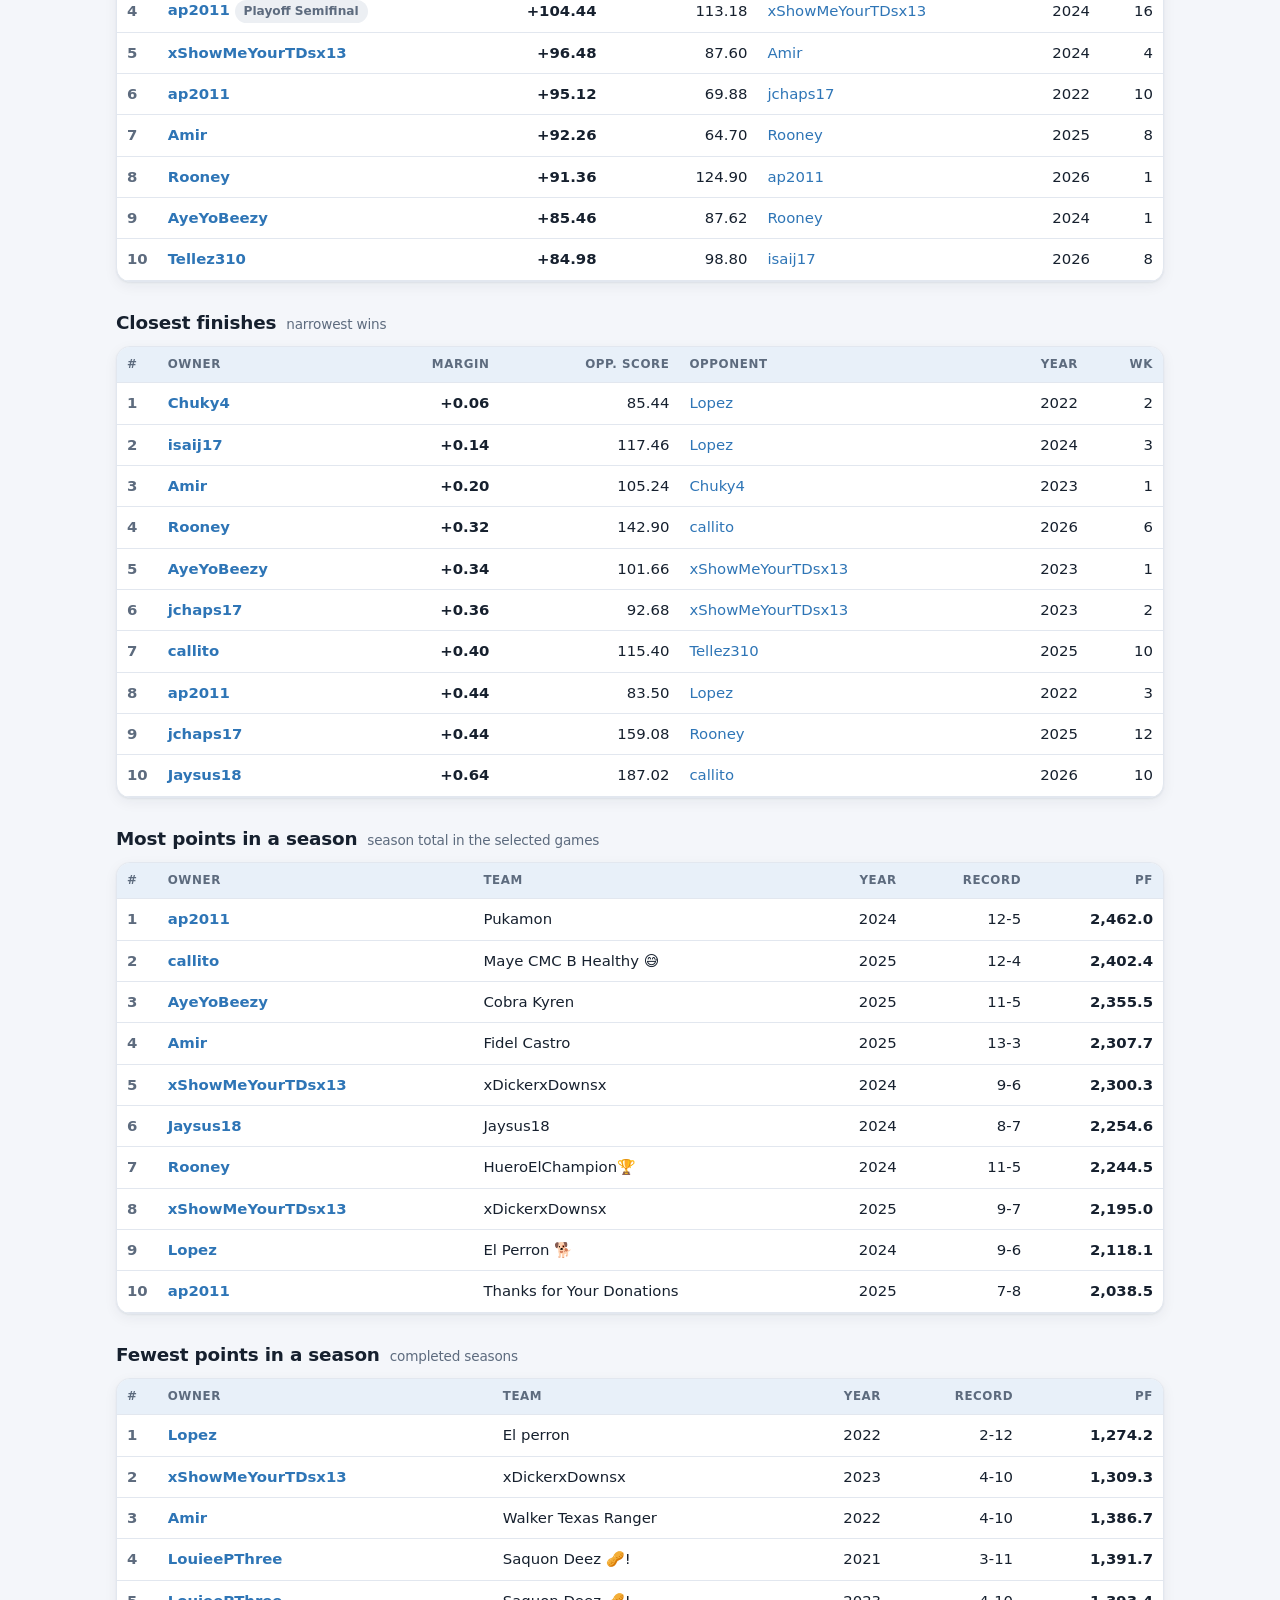
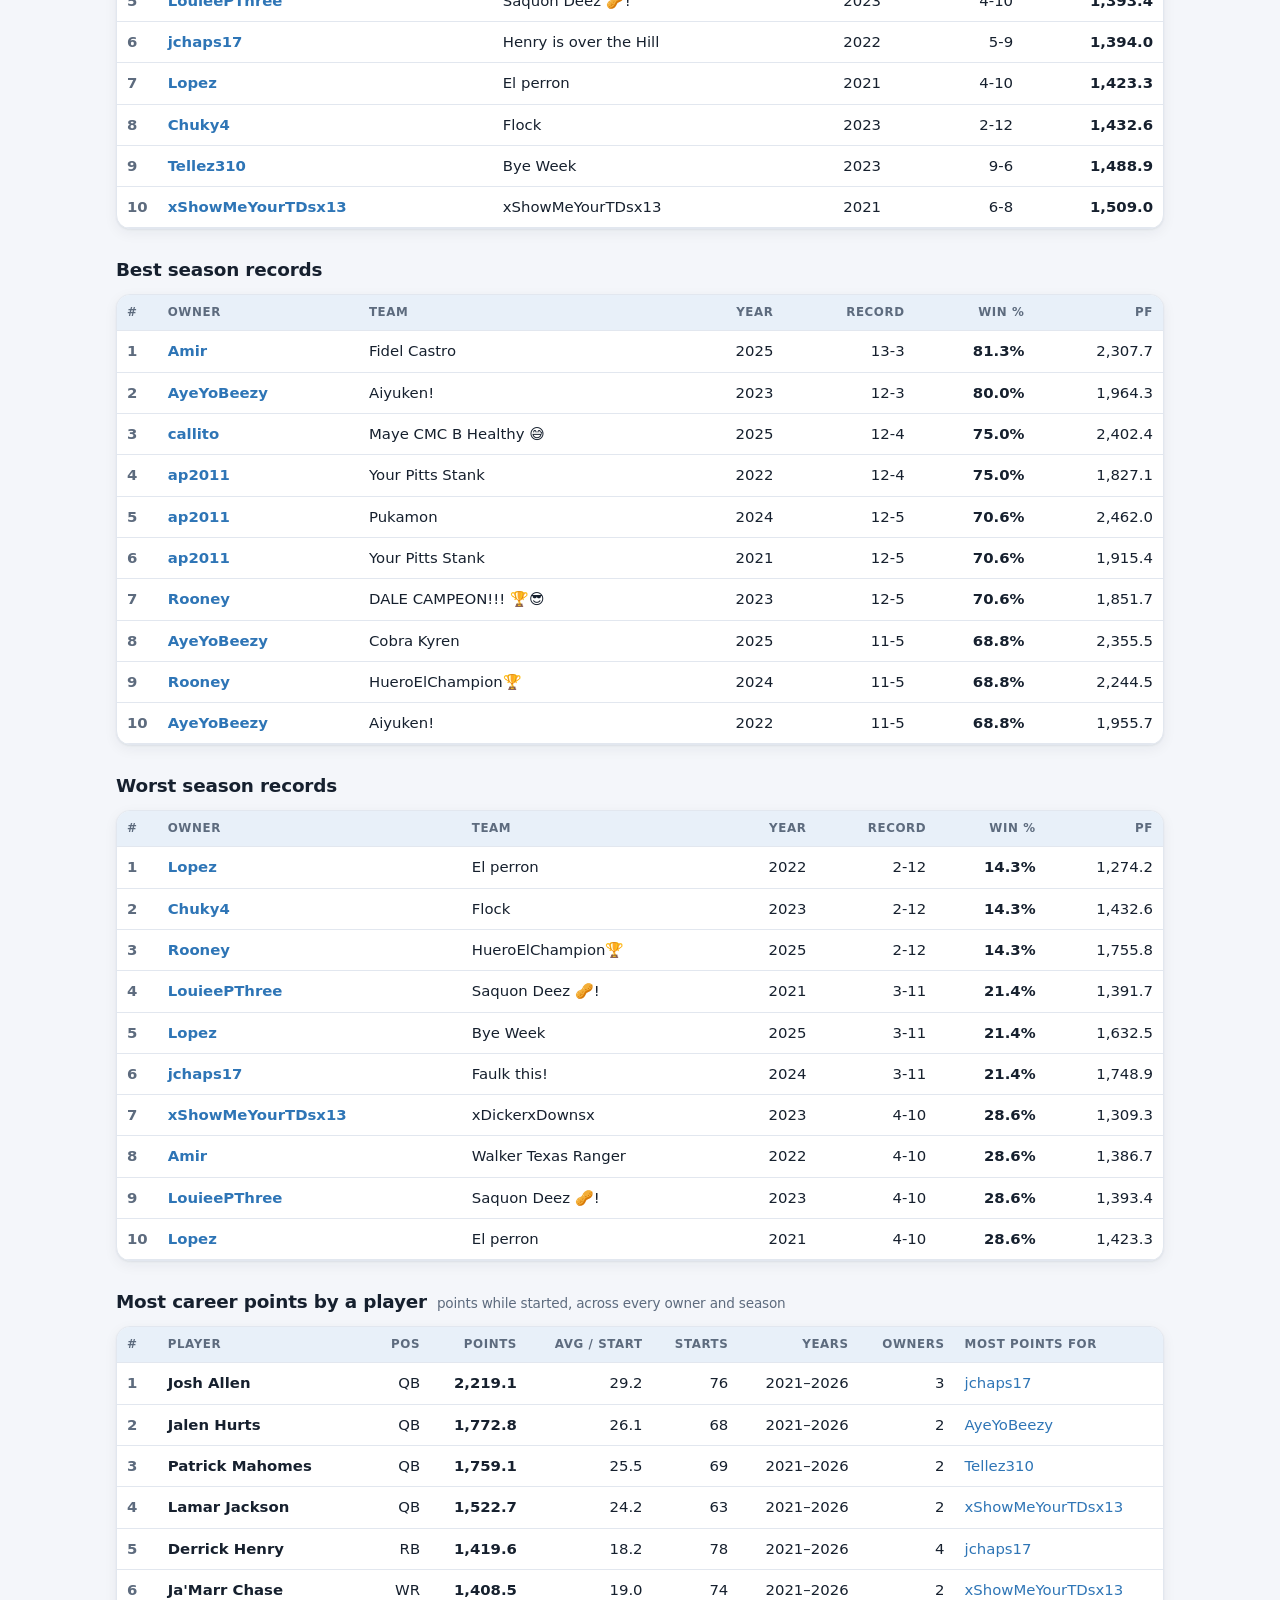
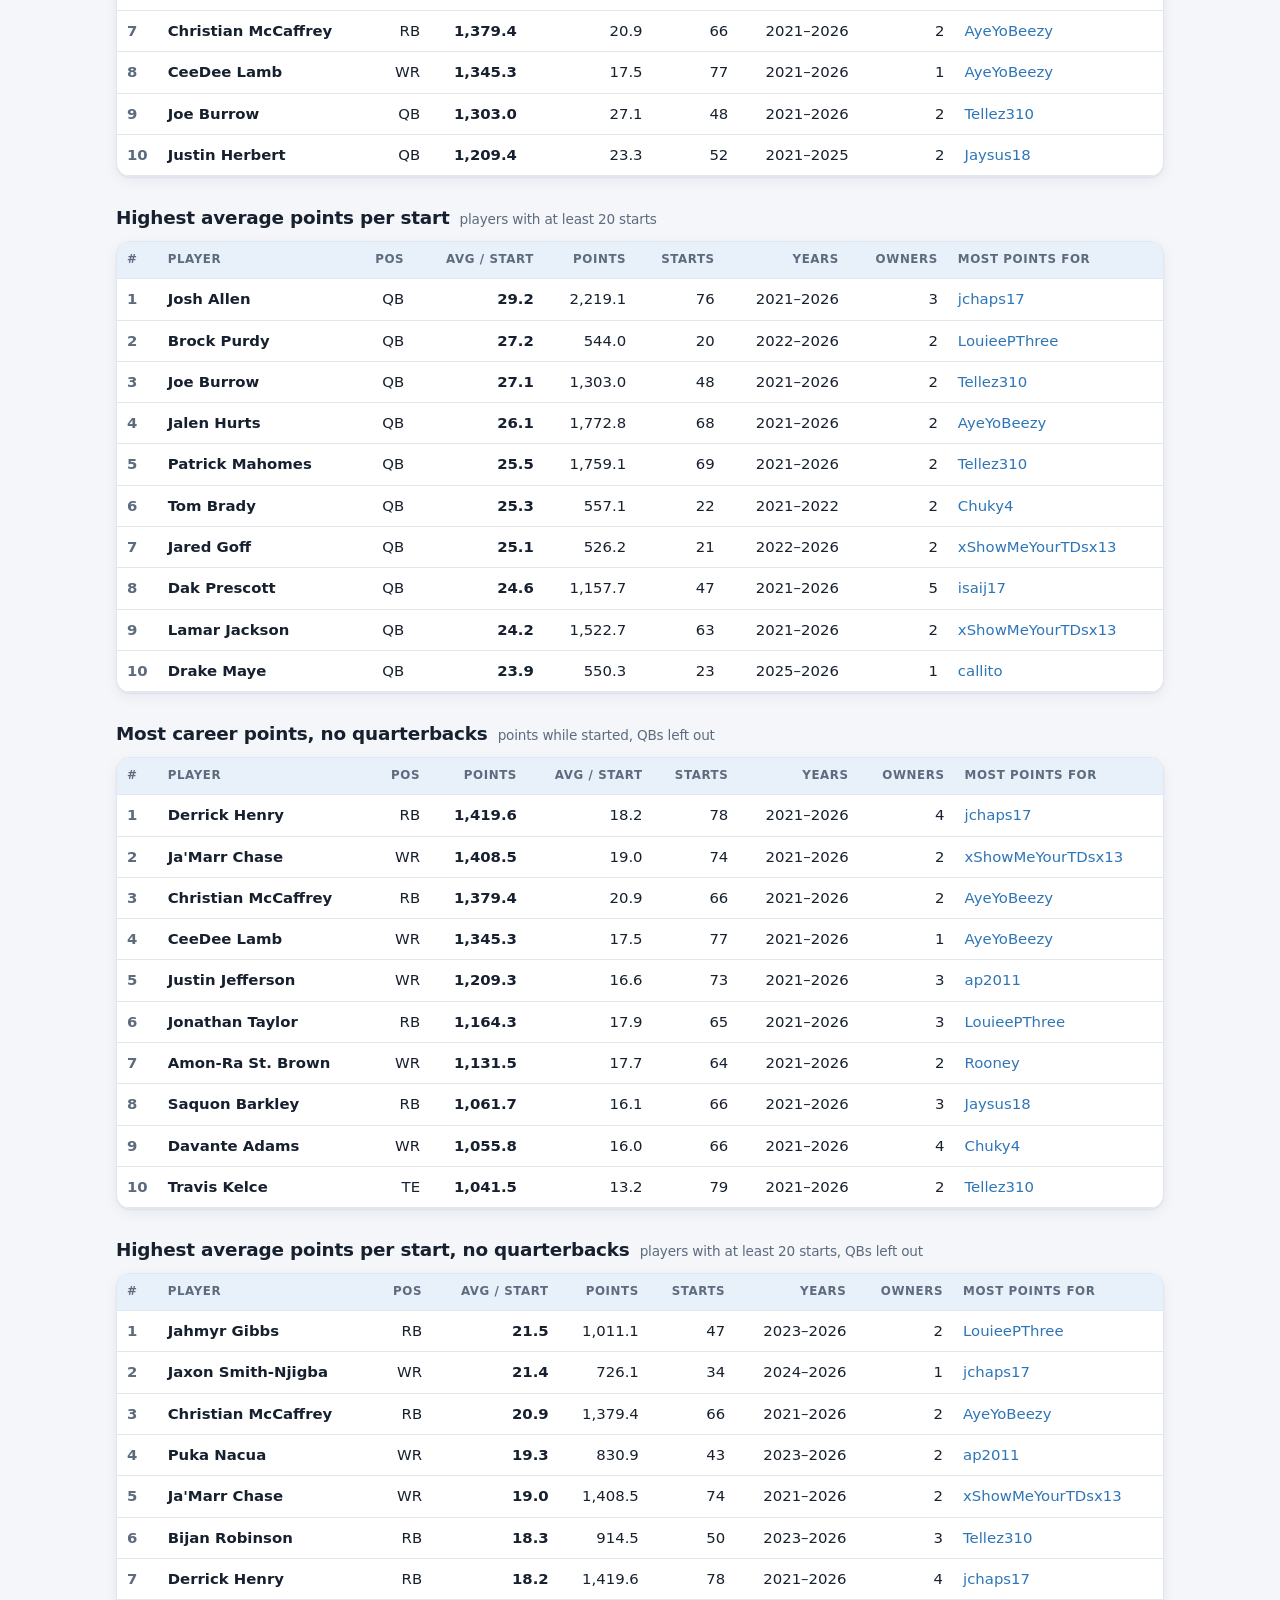
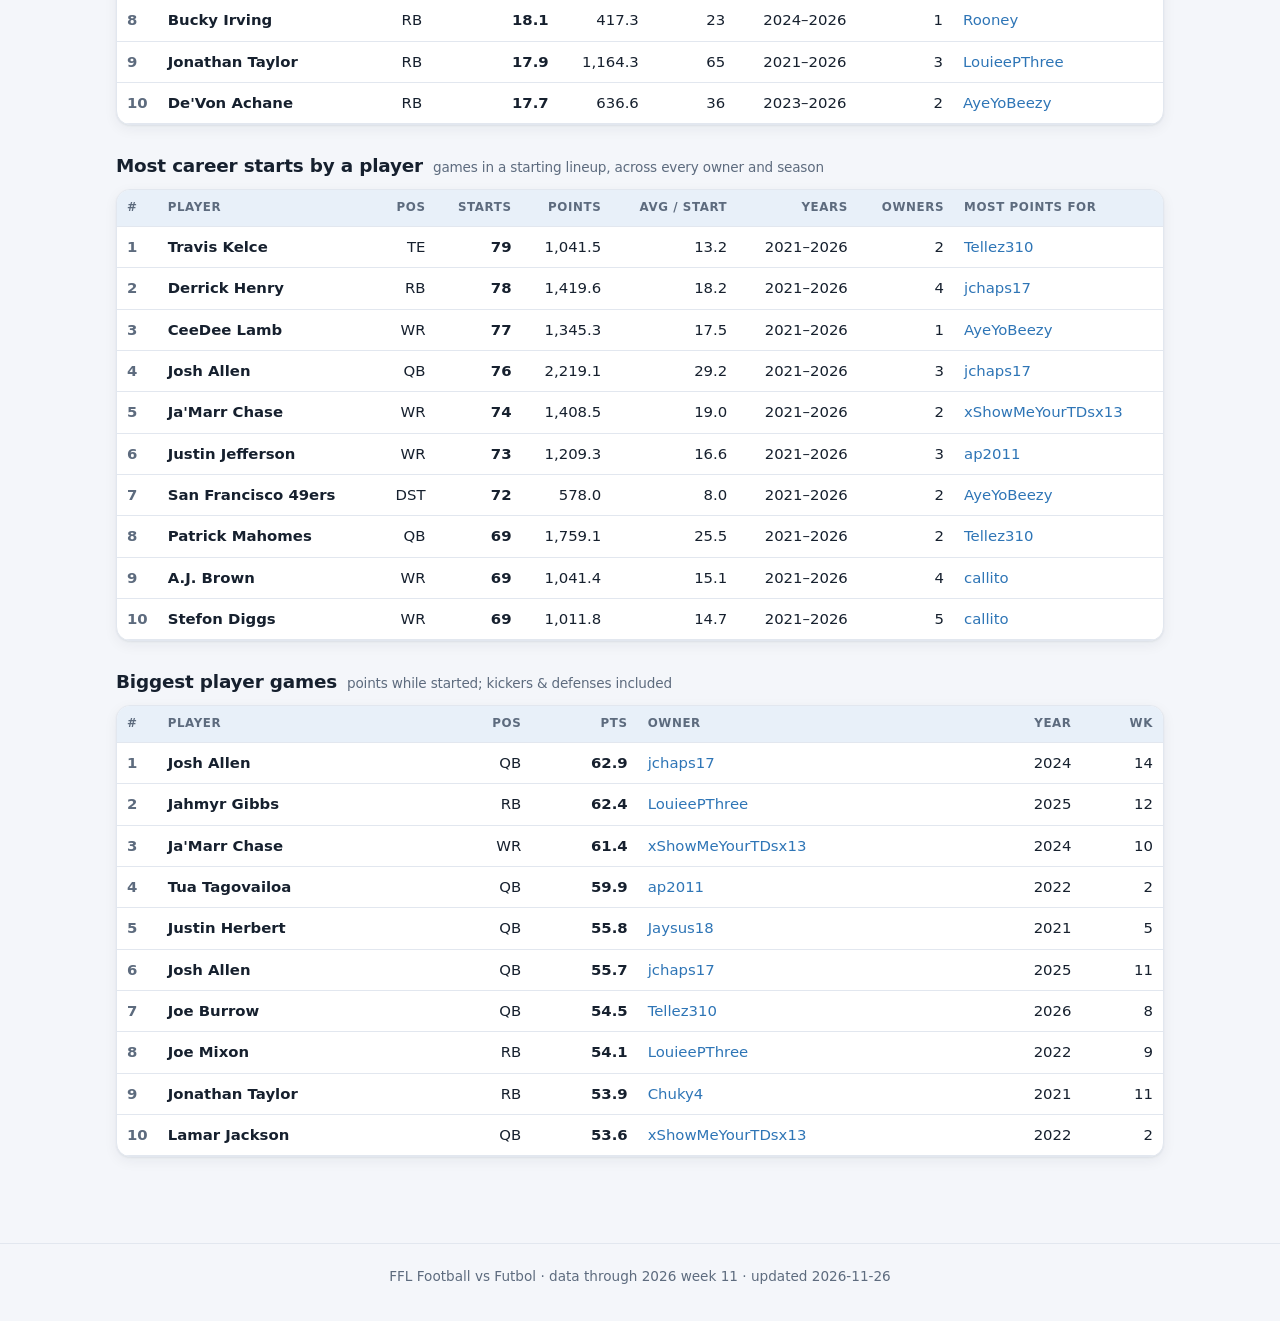
<file: records.html>
<!doctype html>
<html lang="en">
<head>
<meta charset="utf-8">
<meta name="viewport" content="width=device-width, initial-scale=1">
<title>Record book</title>
<link rel="stylesheet" href="assets/site.css">
</head>
<body>
<main>
  <div class="wrap">
    <div class="pills" id="pills" role="group" aria-label="Which games count"></div>
    <p class="note" id="scopeNote"></p>
    <div id="body"><div class="loading">Loading&hellip;</div></div>
  </div>
</main>
<script src="assets/site.js"></script>
<script>
L.boot("records.html", "Record book", async (meta) => {
  const { $, $$, esc, getJSON, rec, pct, num, ownerLink } = L;
  const RR = await getJSON("data/records.json");
  $("#pageSub").textContent = "Every game and season on record, " + meta.firstYear + "–" + meta.currentSeason;
  const NOTES = {
    reg: "Showing regular-season games only. Season tables use regular-season records.",
    regpo: "Showing regular-season and playoff games (quarterfinals, semifinals and championship). The 3rd-place game and consolation games are not counted.",
    po: "Showing playoff games only (quarterfinals, semifinals and championship; the 3rd-place game is not counted). Season tables cover playoff games only, and the bar for player averages is lower (5 starts).",
    all: "Showing every game, including consolation-bracket games."
  };
  const q = new URLSearchParams(location.search).get("scope");
  let scope = RR.scopes.find((s) => s.key === q) || RR.scopes.find((s) => s.key === RR.defaultScope) || RR.scopes[0];

  const typ = (t) => t === "Regular" ? "" : ' <span class="badge">' + esc(t.replace("Playoff - ", "Playoff ")) + "</span>";
  const gameTable = (list, scoreLabel, valFn) => '<div class="card table-wrap"><table><thead><tr><th>#</th><th class="l">Owner</th><th>' + scoreLabel + '</th><th>Opp. score</th><th class="l">Opponent</th><th>Year</th><th>Wk</th></tr></thead><tbody>' +
    list.map((g, i) => "<tr><td class='rank'>" + (i + 1) + "</td><td class='l'><b>" + ownerLink(g.slug, g.owner) + "</b>" + typ(g.type) + "</td><td><b>" + valFn(g) + "</b></td><td>" + num(g.oppScore, 2) +
      "</td><td class='l'>" + ownerLink(g.oppSlug, g.opp) + "</td><td>" + g.year + "</td><td>" + g.week + "</td></tr>").join("") + "</tbody></table></div>";
  const seasonTable = (list, extra) => '<div class="card table-wrap"><table><thead><tr><th>#</th><th class="l">Owner</th><th class="l">Team</th><th>Year</th><th>Record</th>' + extra.h + '</tr></thead><tbody>' +
    list.map((g, i) => "<tr><td class='rank'>" + (i + 1) + "</td><td class='l'><b>" + ownerLink(g.slug, g.owner) + "</b></td><td class='l'>" + esc(g.team) + "</td><td>" + g.year + "</td><td>" + rec(g.w, g.l, g.t) + "</td>" + extra.c(g) + "</tr>").join("") + "</tbody></table></div>";
  const ptable = (list, key) => {
    const cols = { pts: ["Points", (g) => num(g.pts)], avg: ["Avg / start", (g) => num(g.avg)], starts: ["Starts", (g) => g.starts] };
    const rest = ["pts", "avg", "starts"].filter((k) => k !== key);
    const head = [key].concat(rest).map((k) => "<th>" + cols[k][0] + "</th>").join("");
    return '<div class="card table-wrap"><table><thead><tr><th>#</th><th class="l">Player</th><th>Pos</th>' + head + '<th>Years</th><th>Owners</th><th class="l">Most points for</th></tr></thead><tbody>' +
      (list || []).map((g, i) => "<tr><td class='rank'>" + (i + 1) + "</td><td class='l'><b>" + esc(g.name) + "</b></td><td>" + esc(g.pos) + "</td>" +
        [key].concat(rest).map((k, j) => "<td>" + (j === 0 ? "<b>" + cols[k][1](g) + "</b>" : cols[k][1](g)) + "</td>").join("") +
        "<td>" + (g.years[0] === g.years[1] ? g.years[0] : g.years[0] + "\u2013" + g.years[1]) + "</td><td>" + g.owners + "</td><td class='l'>" + ownerLink(g.topSlug, g.topOwner) + "</td></tr>").join("") + "</tbody></table></div>";
  };
  const sec = (t, sub, html) => '<section><h2 class="sec-title">' + t + (sub ? " <small>" + sub + "</small>" : "") + "</h2>" + html + "</section>";

  function draw() {
  const R = scope;
  $("#pills").innerHTML = RR.scopes.map((s) => '<button class="pill' + (s.key === scope.key ? " on" : "") + '" data-k="' + s.key + '">' + esc(s.label) + "</button>").join("");
  $$("#pills .pill").forEach((b) => b.addEventListener("click", () => {
    scope = RR.scopes.find((x) => x.key === b.dataset.k);
    history.replaceState(null, "", "?scope=" + scope.key);
    draw();
  }));
  $("#scopeNote").textContent = NOTES[scope.key] || "";
  $("#body").innerHTML =
    sec("Highest single-game scores", "", gameTable(R.highScores, "Score", (g) => num(g.score, 2))) +
    sec("Lowest single-game scores", "", gameTable(R.lowScores, "Score", (g) => num(g.score, 2))) +
    sec("Biggest blowouts", "margin of victory", gameTable(R.blowouts, "Margin", (g) => "+" + num(g.margin, 2))) +
    sec("Closest finishes", "narrowest wins", gameTable(R.closest, "Margin", (g) => "+" + num(g.margin, 2))) +
    sec("Most points in a season", "season total in the selected games", seasonTable(R.seasonPoints, { h: "<th>PF</th>", c: (g) => "<td><b>" + num(g.pf) + "</b></td>" })) +
    sec("Fewest points in a season", "completed seasons", seasonTable(R.seasonPointsLow, { h: "<th>PF</th>", c: (g) => "<td><b>" + num(g.pf) + "</b></td>" })) +
    sec("Best season records", "", seasonTable(R.bestRecords, { h: "<th>Win %</th><th>PF</th>", c: (g) => "<td><b>" + pct(g.pct) + "</b></td><td>" + num(g.pf) + "</td>" })) +
    sec("Worst season records", "", seasonTable(R.worstRecords, { h: "<th>Win %</th><th>PF</th>", c: (g) => "<td><b>" + pct(g.pct) + "</b></td><td>" + num(g.pf) + "</td>" })) +
    sec("Most career points by a player", "points while started, across every owner and season", ptable(R.playerTotals, "pts")) +
    sec("Highest average points per start", "players with at least " + R.minStarts + " starts", ptable(R.playerAvg, "avg")) +
    sec("Most career points, no quarterbacks", "points while started, QBs left out", ptable(R.playerTotalsNoQB, "pts")) +
    sec("Highest average points per start, no quarterbacks", "players with at least " + R.minStarts + " starts, QBs left out", ptable(R.playerAvgNoQB, "avg")) +
    sec("Most career starts by a player", "games in a starting lineup, across every owner and season", ptable(R.playerStarts, "starts")) +
    sec("Biggest player games", "points while started" + (R.excludesKickersDefenses ? "" : "; kickers &amp; defenses included"),
      '<div class="card table-wrap"><table><thead><tr><th>#</th><th class="l">Player</th><th>Pos</th><th>Pts</th><th class="l">Owner</th><th>Year</th><th>Wk</th></tr></thead><tbody>' +
      R.playerGames.map((g, i) => "<tr><td class='rank'>" + (i + 1) + "</td><td class='l'><b>" + esc(g.name) + "</b></td><td>" + esc(g.pos) + "</td><td><b>" + num(g.pts) + "</b></td><td class='l'>" + ownerLink(g.slug, g.owner) + "</td><td>" + g.year + "</td><td>" + g.week + "</td></tr>").join("") + "</tbody></table></div>");
  }
  draw();
});
</script>
</body>
</html>
</file>
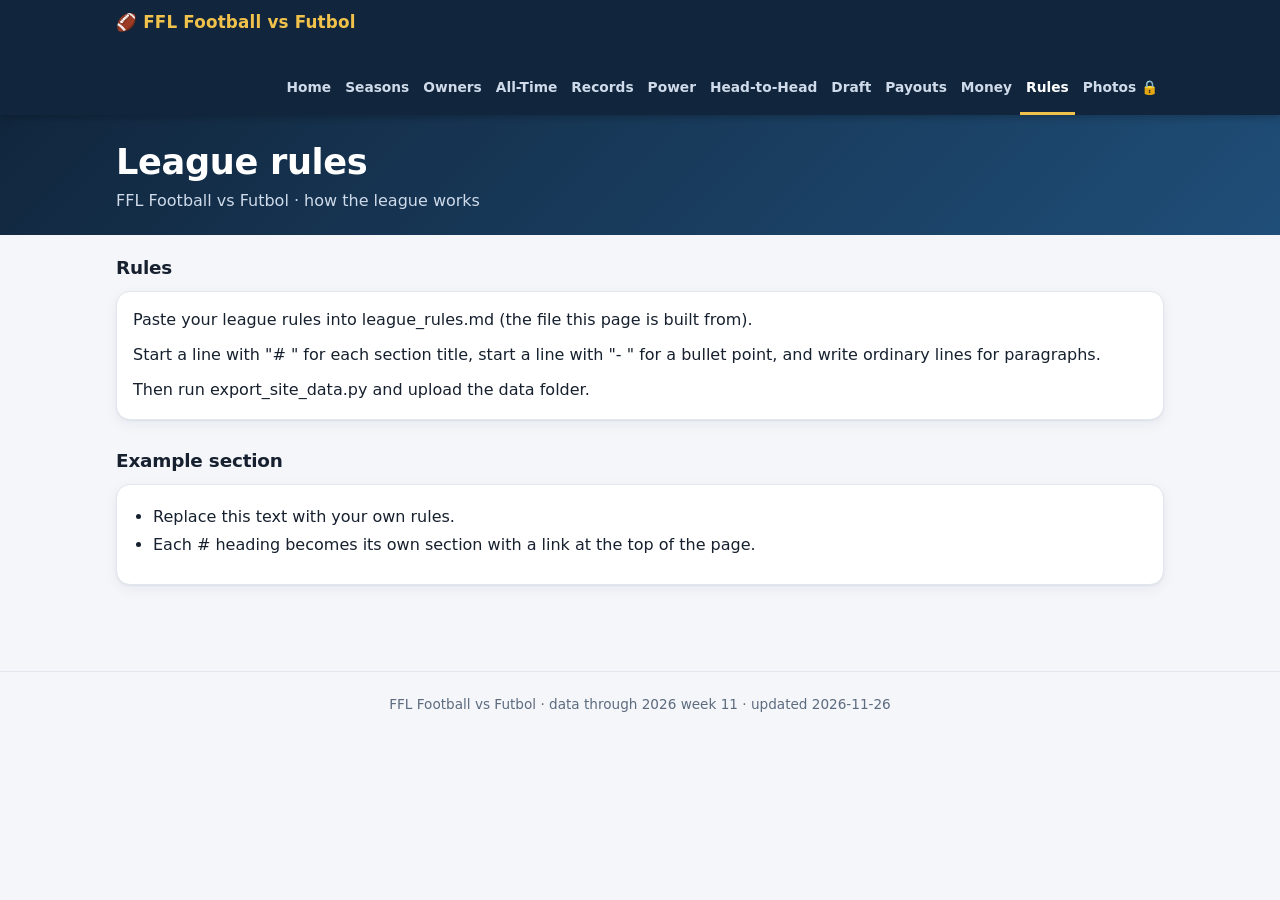
<file: rules.html>
<!doctype html>
<html lang="en">
<head>
<meta charset="utf-8">
<meta name="viewport" content="width=device-width, initial-scale=1">
<title>League rules</title>
<link rel="stylesheet" href="assets/site.css">
</head>
<body>
<main>
  <div class="wrap" id="body"><div class="loading">Loading&hellip;</div></div>
</main>
<script src="assets/site.js"></script>
<script>
L.boot("rules.html", "League rules", async (meta) => {
  const { $, esc, getJSON } = L;
  const R = await getJSON("data/rules.json");
  $("#pageSub").textContent = meta.leagueName + " · how the league works";
  const slugify = (t, i) => "s" + i + "-" + t.toLowerCase().replace(/[^a-z0-9]+/g, "-").replace(/^-|-$/g, "");
  const blocks = (bl) => bl.map((b) => b.t === "ul" ? "<ul class='rules-list'>" + b.items.map((i) => "<li>" + esc(i) + "</li>").join("") + "</ul>"
    : b.t === "h" ? "<h3 class='sub-title' style='margin-top:14px'>" + esc(b.text) + "</h3>" : "<p>" + esc(b.text) + "</p>").join("");
  const secs = R.sections.map((s, i) => ({ ...s, id: slugify(s.title || "rules", i) }));
  $("#body").innerHTML =
    (R.placeholder ? '<div class="callout">These are placeholder rules. Paste the real rules into <code>league_rules.md</code>, run <code>export_site_data.py</code> and upload the <code>data</code> folder.</div>' : "") +
    (secs.length > 2 ? '<div class="owner-nav" style="flex-wrap:wrap">' + secs.filter((s) => s.title).map((s) => '<a href="#' + s.id + '">' + esc(s.title) + "</a>").join("") + "</div>" : "") +
    secs.map((s) => '<section id="' + s.id + '">' + (s.title ? '<h2 class="sec-title">' + esc(s.title) + "</h2>" : "") +
      '<div class="card"><div class="pad rules">' + blocks(s.blocks) + "</div></div></section>").join("");
});
</script>
</body>
</html>
</file>
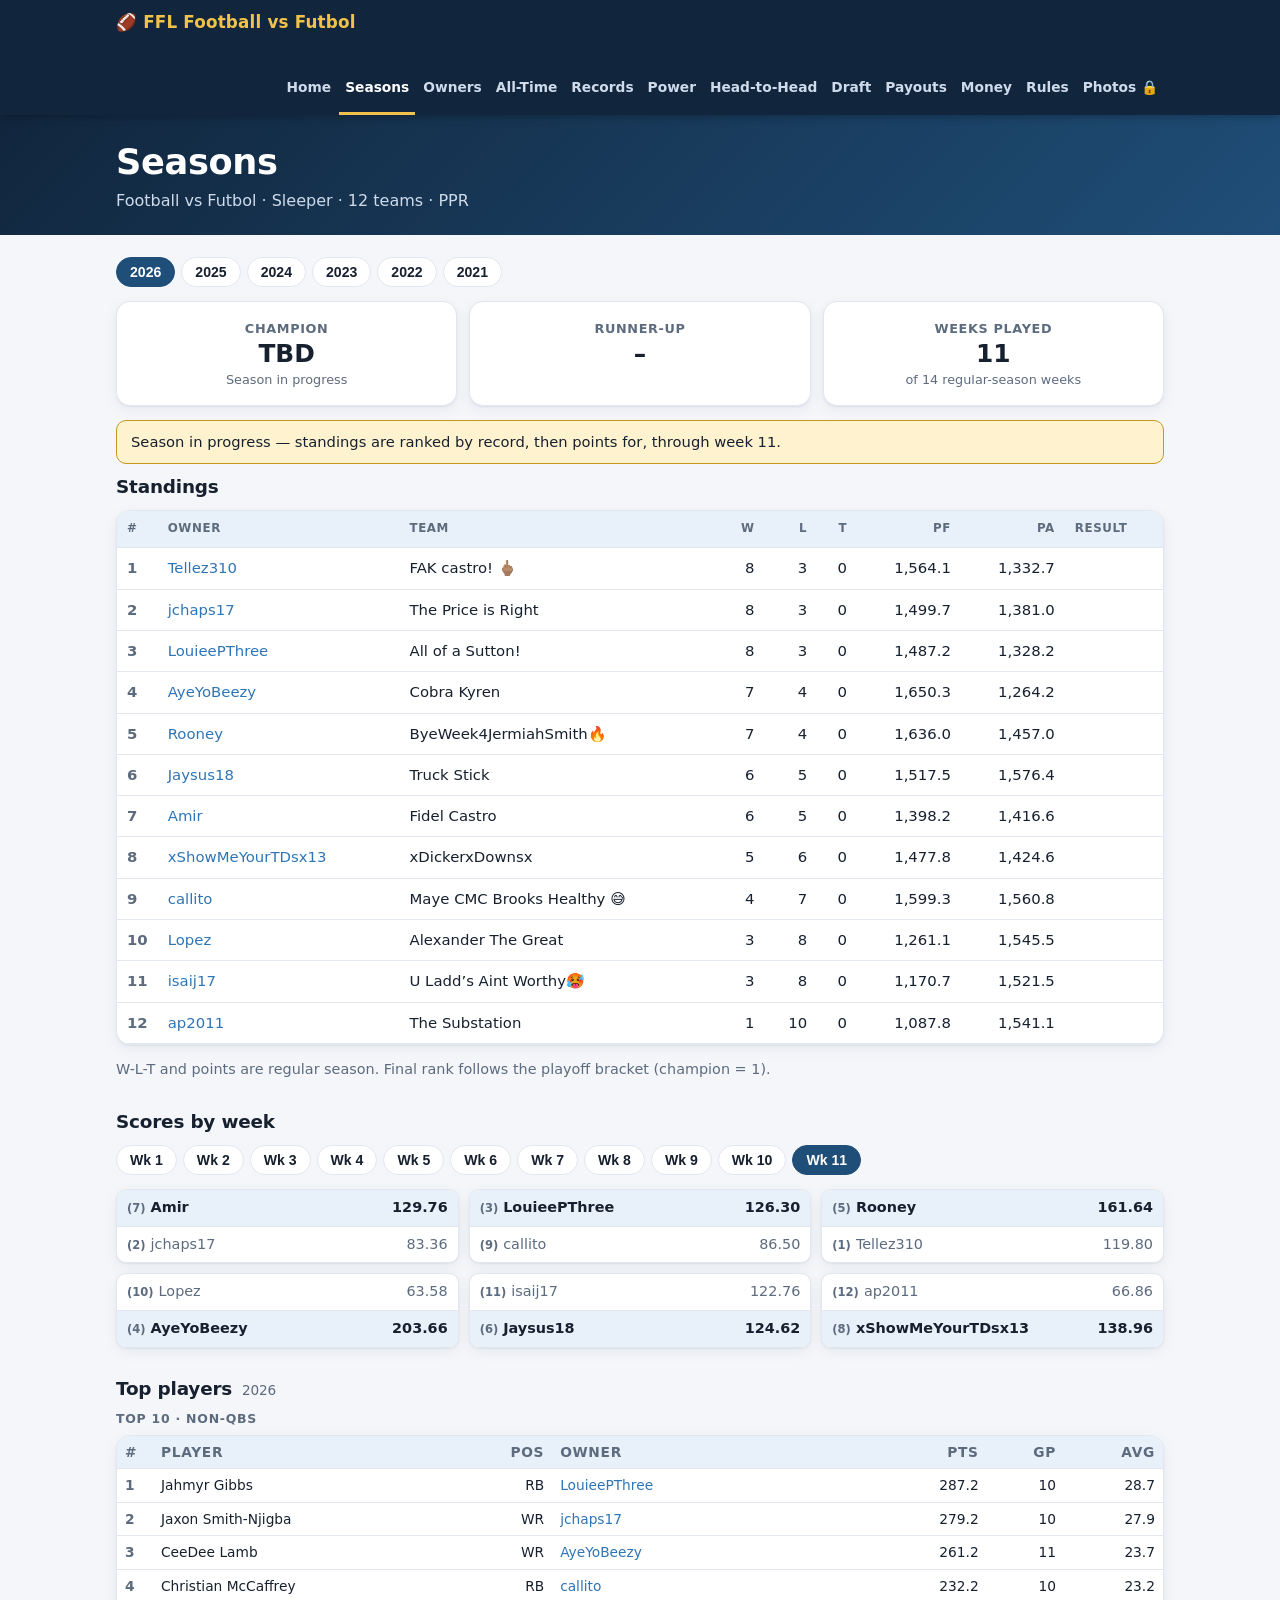
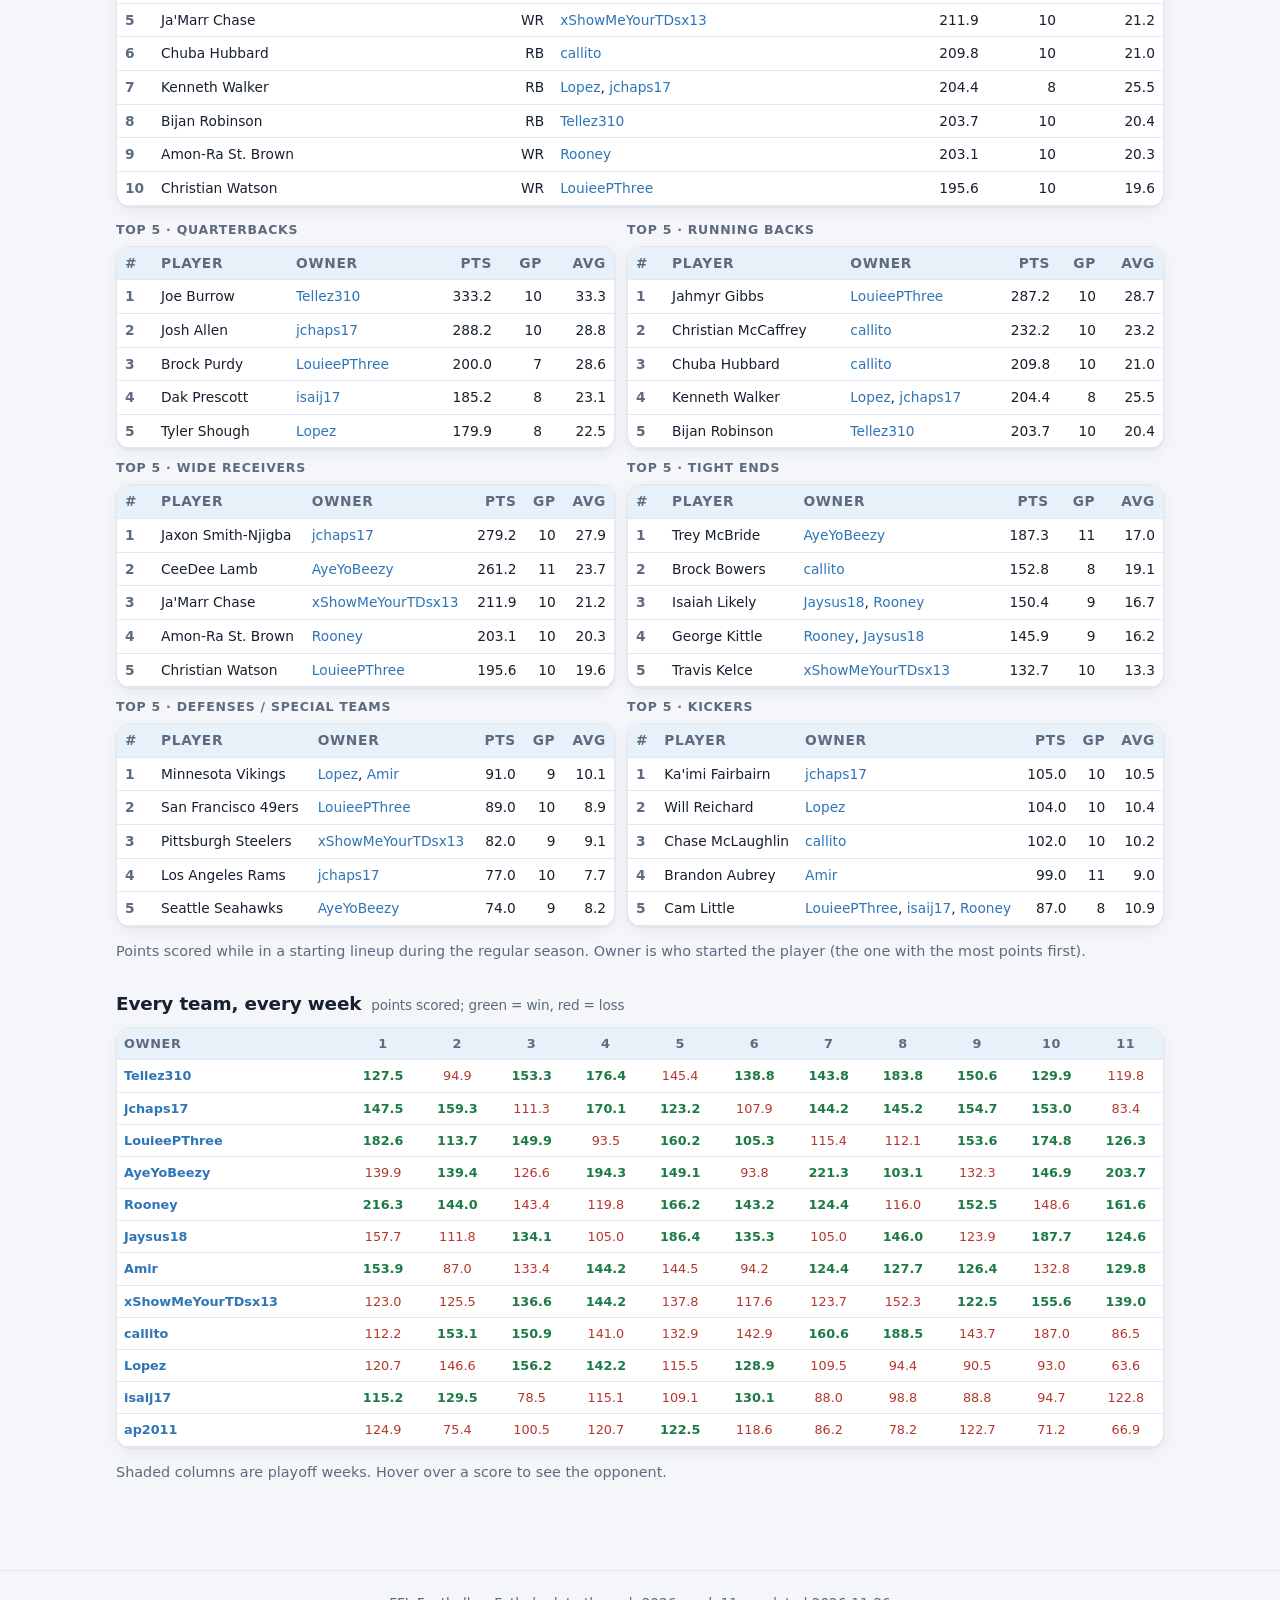
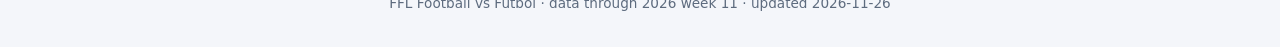
<file: seasons.html>
<!doctype html>
<html lang="en">
<head>
<meta charset="utf-8">
<meta name="viewport" content="width=device-width, initial-scale=1">
<title>Seasons</title>
<link rel="stylesheet" href="assets/site.css">
<style>
  .br { display: flex; gap: 18px; align-items: stretch; overflow-x: auto; padding: 4px 2px 10px; }
  .br-col { display: flex; flex-direction: column; min-width: 210px; flex: 1; }
  .br-games { display: flex; flex-direction: column; justify-content: space-around; gap: 14px; flex: 1; }
  .br-col h3 { margin: 0 0 8px; font-size: .78rem; text-transform: uppercase; letter-spacing: .06em; color: var(--muted); font-weight: 700; }
  .gm { background: var(--card); border: 1px solid var(--line); border-radius: 10px; box-shadow: var(--shadow); overflow: hidden; }
  .gm .tm { display: flex; justify-content: space-between; gap: 10px; padding: 7px 10px; font-size: .9rem; align-items: baseline; }
  .gm .tm + .tm { border-top: 1px solid var(--line); }
  .gm .tm.w { font-weight: 800; background: var(--accent-soft); }
  .gm .tm.l { color: var(--muted); }
  .gm .sd { color: var(--muted); font-size: .72rem; font-weight: 700; margin-right: 5px; }
  .gm .sc { font-variant-numeric: tabular-nums; }
  .br-champ { border-color: var(--gold); }
  .br-champ .tm.w { background: var(--gold-soft); }
  .wk-list { display: grid; grid-template-columns: repeat(auto-fill, minmax(260px, 1fr)); gap: 10px; }
  .gm .kind { padding: 3px 10px; font-size: .7rem; font-weight: 700; text-transform: uppercase; letter-spacing: .05em; color: var(--muted); background: var(--silver-soft); }
  .grid-wk td, .grid-wk th { text-align: center; padding: 6px 7px; font-size: .8rem; white-space: nowrap; }
  .grid-wk td:first-child, .grid-wk th:first-child { text-align: left; position: sticky; left: 0; background: var(--card); z-index: 2; font-weight: 700; }
  .grid-wk th:first-child { background: var(--accent-soft); }
  .grid-wk td.wn { color: var(--win); font-weight: 700; }
  .grid-wk td.ls { color: var(--loss); }
  .mini { margin: 0 0 8px; font-size: .78rem; text-transform: uppercase; letter-spacing: .06em; color: var(--muted); font-weight: 700; }
  #plSec td, #plSec th { padding: 6px 8px; font-size: .86rem; }
  .grid-wk td.po { background: var(--accent-soft); }
</style>
</head>
<body>
<main>
  <div class="wrap">
    <div class="pills" id="pills"></div>
    <div class="grid g3" id="summary" style="margin-bottom:14px"></div>
    <div id="warn"></div>
    <section>
      <h2 class="sec-title">Standings</h2>
      <div class="card table-wrap"><table id="tbl"></table></div>
      <p class="note" id="foot2"></p>
    </section>
    <section id="bracketSec" hidden>
      <h2 class="sec-title">Playoff bracket <small id="brSub"></small></h2>
      <div class="br" id="bracket"></div>
      <p class="note">Seeds in brackets follow regular-season record, then points. Teams with a bye start in the semifinals.</p>
    </section>
    <section id="weeksSec" hidden>
      <h2 class="sec-title">Scores by week</h2>
      <div class="pills" id="wpills"></div>
      <div class="wk-list" id="wkGames"></div>
    </section>
    <section id="plSec" hidden>
      <h2 class="sec-title">Top players <small id="plSub"></small></h2>
      <div id="plTop" style="margin-bottom:16px"></div>
      <div class="grid g2" id="plGrid"></div>
      <p class="note" id="plNote"></p>
    </section>
    <section id="gridSec" hidden>
      <h2 class="sec-title">Every team, every week <small>points scored; green = win, red = loss</small></h2>
      <div class="card table-wrap"><table class="grid-wk" id="wkGrid"></table></div>
      <p class="note">Shaded columns are playoff weeks. Hover over a score to see the opponent.</p>
    </section>
  </div>
</main>
<script src="assets/site.js"></script>
<script>
L.boot("seasons.html", "Seasons", async (meta) => {
  const { $, $$, esc, getJSON, rec, num, ownerLink, RESULT_BADGE } = L;
  const seasons = await getJSON("data/seasons.json");
  const want = parseInt(new URLSearchParams(location.search).get("y"), 10);
  let cur = seasons.find((s) => s.year === want) || seasons[0];
  let detail = null, wk = null;
  const cache = {};

  $("#pills").innerHTML = seasons.map((s) =>
    '<button class="pill" data-y="' + s.year + '">' + s.year + "</button>").join("");
  $$("#pills .pill").forEach((b) => b.addEventListener("click", () => {
    cur = seasons.find((s) => s.year === +b.dataset.y);
    history.replaceState(null, "", "?y=" + cur.year);
    draw();
  }));

  const tile = (k, v, sub, gold) =>
    '<div class="card tile' + (gold ? " gold" : "") + '"><span>' + k + "</span><b>" + v + "</b><span style='text-transform:none;letter-spacing:0;font-weight:500'>" + sub + "</span></div>";

  const side = (t, win, tie) =>
    '<div class="tm ' + (tie ? "" : win ? "w" : "l") + '"><span>' + (t.seed ? '<span class="sd">(' + t.seed + ")</span>" : "") + esc(t.nick) + '</span><span class="sc">' + num(t.score, 2) + "</span></div>";
  const card = (g, showKind) => {
    const kind = g.type === "Regular" ? "" : g.type.replace("Playoff - ", "");
    return '<div class="gm' + (g.type === "Playoff - Championship" ? " br-champ" : "") + '">' + (showKind && kind ? '<div class="kind">' + esc(kind) + "</div>" : "") +
      side(g.a, g.win === "a", g.win === "t") + side(g.b, g.win === "b", g.win === "t") + "</div>";
  };

  function drawBracket() {
    const B = detail && detail.bracket;
    $("#bracketSec").hidden = !B;
    if (!B) return;
    $("#brSub").textContent = cur.year;
    $("#bracket").innerHTML = B.rounds.map((r) =>
      '<div class="br-col"><h3>' + esc(r.name) + " · week " + r.week + "</h3><div class='br-games'>" + r.games.map((g) => card(g, false)).join("") + "</div></div>").join("") +
      (B.third ? '<div class="br-col"><h3>3rd place game</h3><div class="br-games" style="justify-content:flex-end">' + card(B.third, false) + "</div></div>" : "");
  }

  function drawWeek() {
    const W = detail ? detail.weeks : [];
    $("#weeksSec").hidden = !W.length;
    if (!W.length) return;
    $("#wpills").innerHTML = W.map((w) =>
      '<button class="pill' + (w.week === wk ? " on" : "") + '" data-w="' + w.week + '">' + (w.tag ? esc(w.tag) : "Wk " + w.week) + "</button>").join("");
    $$("#wpills .pill").forEach((b) => b.addEventListener("click", () => { wk = +b.dataset.w; drawWeek(); }));
    const cw = W.find((w) => w.week === wk) || W[W.length - 1];
    $("#wkGames").innerHTML = cw.games.map((g) => card(g, true)).join("");
  }

  function drawGrid() {
    const W = detail ? detail.weeks : [];
    $("#gridSec").hidden = !W.length;
    if (!W.length) return;
    // per team: week -> {score, win, opp}
    const by = {};
    W.forEach((w) => w.games.forEach((g) => {
      [["a", "b"], ["b", "a"]].forEach(([x, y]) => {
        const key = g[x].slug || g[x].nick;
        (by[key] = by[key] || {})[w.week] = { s: g[x].score, win: g.win === x ? 1 : g.win === "t" ? 0 : -1, opp: g[y].nick, t: g.type, po: g.type.indexOf("Playoff") === 0 };
      });
    }));
    const weeks = W.map((w) => w.week);
    const poWeeks = new Set(W.filter((w) => w.games.some((g) => g.type.indexOf("Playoff") === 0)).map((w) => w.week));
    $("#wkGrid").innerHTML = "<thead><tr><th>Owner</th>" + weeks.map((w) => "<th" + (poWeeks.has(w) ? " class='po'" : "") + ">" + w + "</th>").join("") + "</tr></thead><tbody>" +
      cur.standings.map((t) => {
        const m = by[t.slug || t.nick] || {};
        return "<tr><td>" + ownerLink(t.slug, t.nick) + "</td>" + weeks.map((w) => {
          const c = m[w];
          if (!c) return "<td class='muted" + (poWeeks.has(w) ? " po" : "") + "'>·</td>";
          const cls = (c.win > 0 ? "wn" : c.win < 0 ? "ls" : "") + (poWeeks.has(w) ? " po" : "") + (c.t === "Consolation" ? " muted" : "");
          return "<td class='" + cls + "' title='" + esc((c.t === "Regular" ? "" : c.t.replace("Playoff - ", "") + " · ") + "vs " + c.opp) + "'>" + num(c.s, 1) + "</td>";
        }).join("") + "</tr>";
      }).join("") + "</tbody>";
  }

  const POS_TITLE = { QB: "Top 5 · Quarterbacks", OTHER: "Top 10 · Non-QBs", RB: "Top 5 · Running backs", WR: "Top 5 · Wide receivers", TE: "Top 5 · Tight ends", DEF: "Top 5 · Defenses / special teams", K: "Top 5 · Kickers" };
  function drawPlayers() {
    const P = detail && detail.players;
    const keys = P ? ["OTHER", "QB", "RB", "WR", "TE", "DEF", "K"].filter((k) => P[k] && P[k].length) : [];
    $("#plSec").hidden = !keys.length;
    if (!keys.length) return;
    $("#plSub").textContent = cur.year;
    const html = (k) => '<div><h3 class="mini">' + POS_TITLE[k] + '</h3><div class="card table-wrap"><table><thead><tr><th>#</th><th class="l">Player</th>' + (k === "OTHER" ? "<th>Pos</th>" : "") + '<th class="l">Owner</th><th>Pts</th><th>GP</th><th>Avg</th></tr></thead><tbody>' +
      P[k].map((p, i) => "<tr><td class='rank'>" + (i + 1) + "</td><td class='l'>" + esc(p.name) + "</td>" + (k === "OTHER" ? "<td>" + esc(p.pos === "DST" ? "DEF" : p.pos) + "</td>" : "") + "<td class='l'>" +
        p.owners.map((o) => ownerLink(o.slug, o.nick)).join(", ") + "</td><td>" + num(p.pts, 1) + "</td><td>" + p.g + "</td><td>" + num(p.avg, 1) + "</td></tr>").join("") +
      "</tbody></table></div></div>";
    $("#plTop").innerHTML = keys.includes("OTHER") ? html("OTHER") : "";
    $("#plGrid").innerHTML = keys.filter((k) => k !== "OTHER").map(html).join("");
    $("#plNote").textContent = "Points scored while in a starting lineup during the regular season. Owner is who started the player (the one with the most points first).";
  }

  async function draw() {
    $$("#pills .pill").forEach((b) => b.classList.toggle("on", +b.dataset.y === cur.year));
    $("#pageSub").textContent = cur.leagueName + " · " + cur.platform + " · " + cur.numTeams + " teams" + (cur.scoring ? " · " + cur.scoring : "");
    const c = cur.champion, r = cur.runnerUp;
    const top = cur.standings.slice().sort((a, b) => b.pf - a.pf)[0];
    $("#summary").innerHTML =
      tile("Champion", c ? "🏆 " + ownerLink(c.slug, c.nick) : "TBD", c ? esc(c.team) : "Season in progress", !!c) +
      tile("Runner-up", r ? ownerLink(r.slug, r.nick) : "–", r ? esc(r.team) : "") +
      tile(cur.inProgress ? "Weeks played" : "Top scorer (PF)", cur.inProgress ? cur.weeksPlayed : ownerLink(top.slug, top.nick),
           cur.inProgress ? "of " + (cur.regWeeks || "?") + " regular-season weeks" : num(top.pf) + " points");
    $("#warn").innerHTML = cur.inProgress
      ? '<div class="warn">Season in progress — standings are ranked by record, then points for, through week ' + cur.weeksPlayed + ".</div>" : "";
    $("#tbl").innerHTML = "<thead><tr><th>#</th><th class='l'>Owner</th><th class='l'>Team</th><th>W</th><th>L</th><th>T</th><th>PF</th><th>PA</th><th class='l'>Result</th></tr></thead><tbody>" +
      cur.standings.map((t) => "<tr" + (t.result === "Champion" ? " class='champ'" : "") + "><td class='rank'>" + t.rank +
        "</td><td class='l'>" + ownerLink(t.slug, t.nick) + "</td><td class='l'>" + esc(t.team) + "</td><td>" + t.w + "</td><td>" + t.l +
        "</td><td>" + t.t + "</td><td>" + num(t.pf) + "</td><td>" + num(t.pa) + "</td><td class='l'>" + RESULT_BADGE(t.result) + "</td></tr>").join("") + "</tbody>";
    $("#foot2").textContent = "W-L-T and points are regular season. Final rank follows the playoff bracket (champion = 1).";
    const y = cur.year;
    try { detail = cache[y] || (cache[y] = await getJSON("data/season/" + y + ".json")); } catch (e) { detail = null; }
    if (cur.year !== y) return;                          // the user clicked another year while this one loaded
    wk = detail && detail.weeks.length ? detail.weeks[detail.weeks.length - 1].week : null;
    drawBracket(); drawWeek(); drawPlayers(); drawGrid();
  }
  draw();
});
</script>
</body>
</html>
</file>
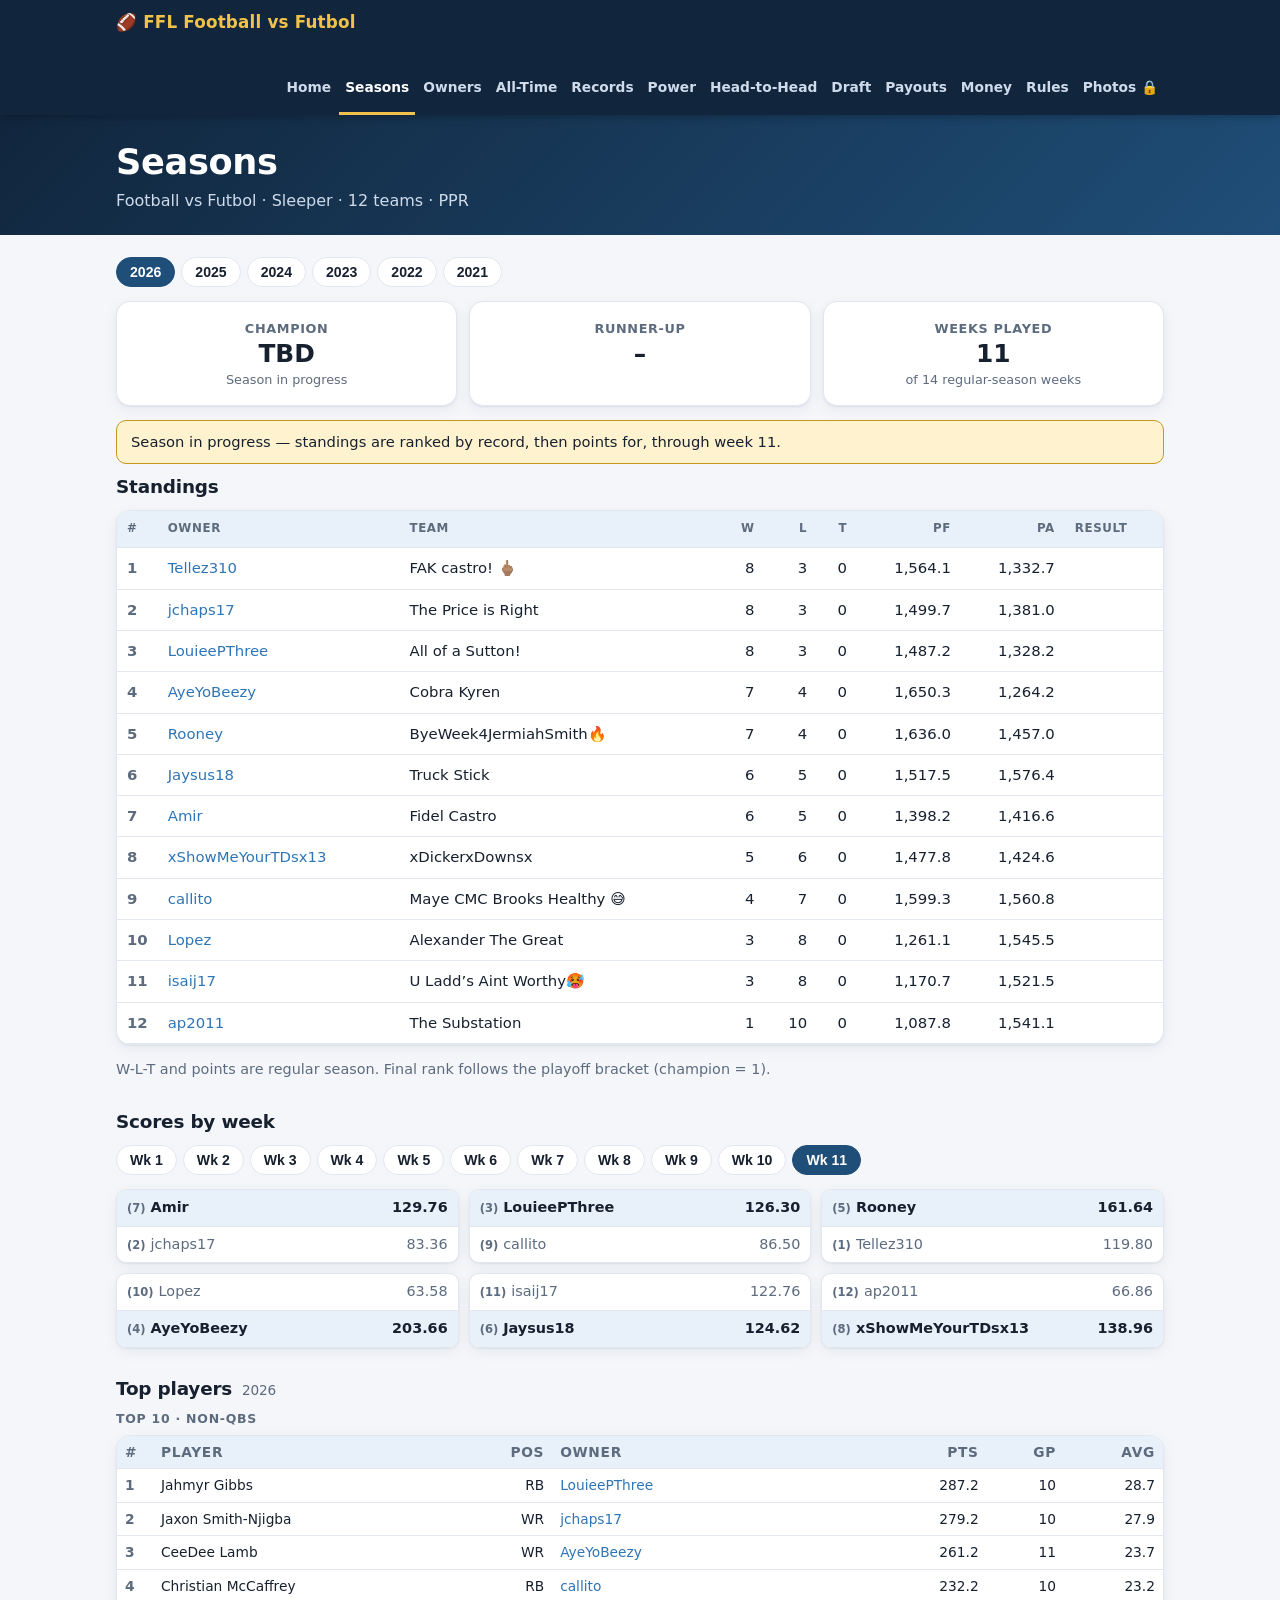
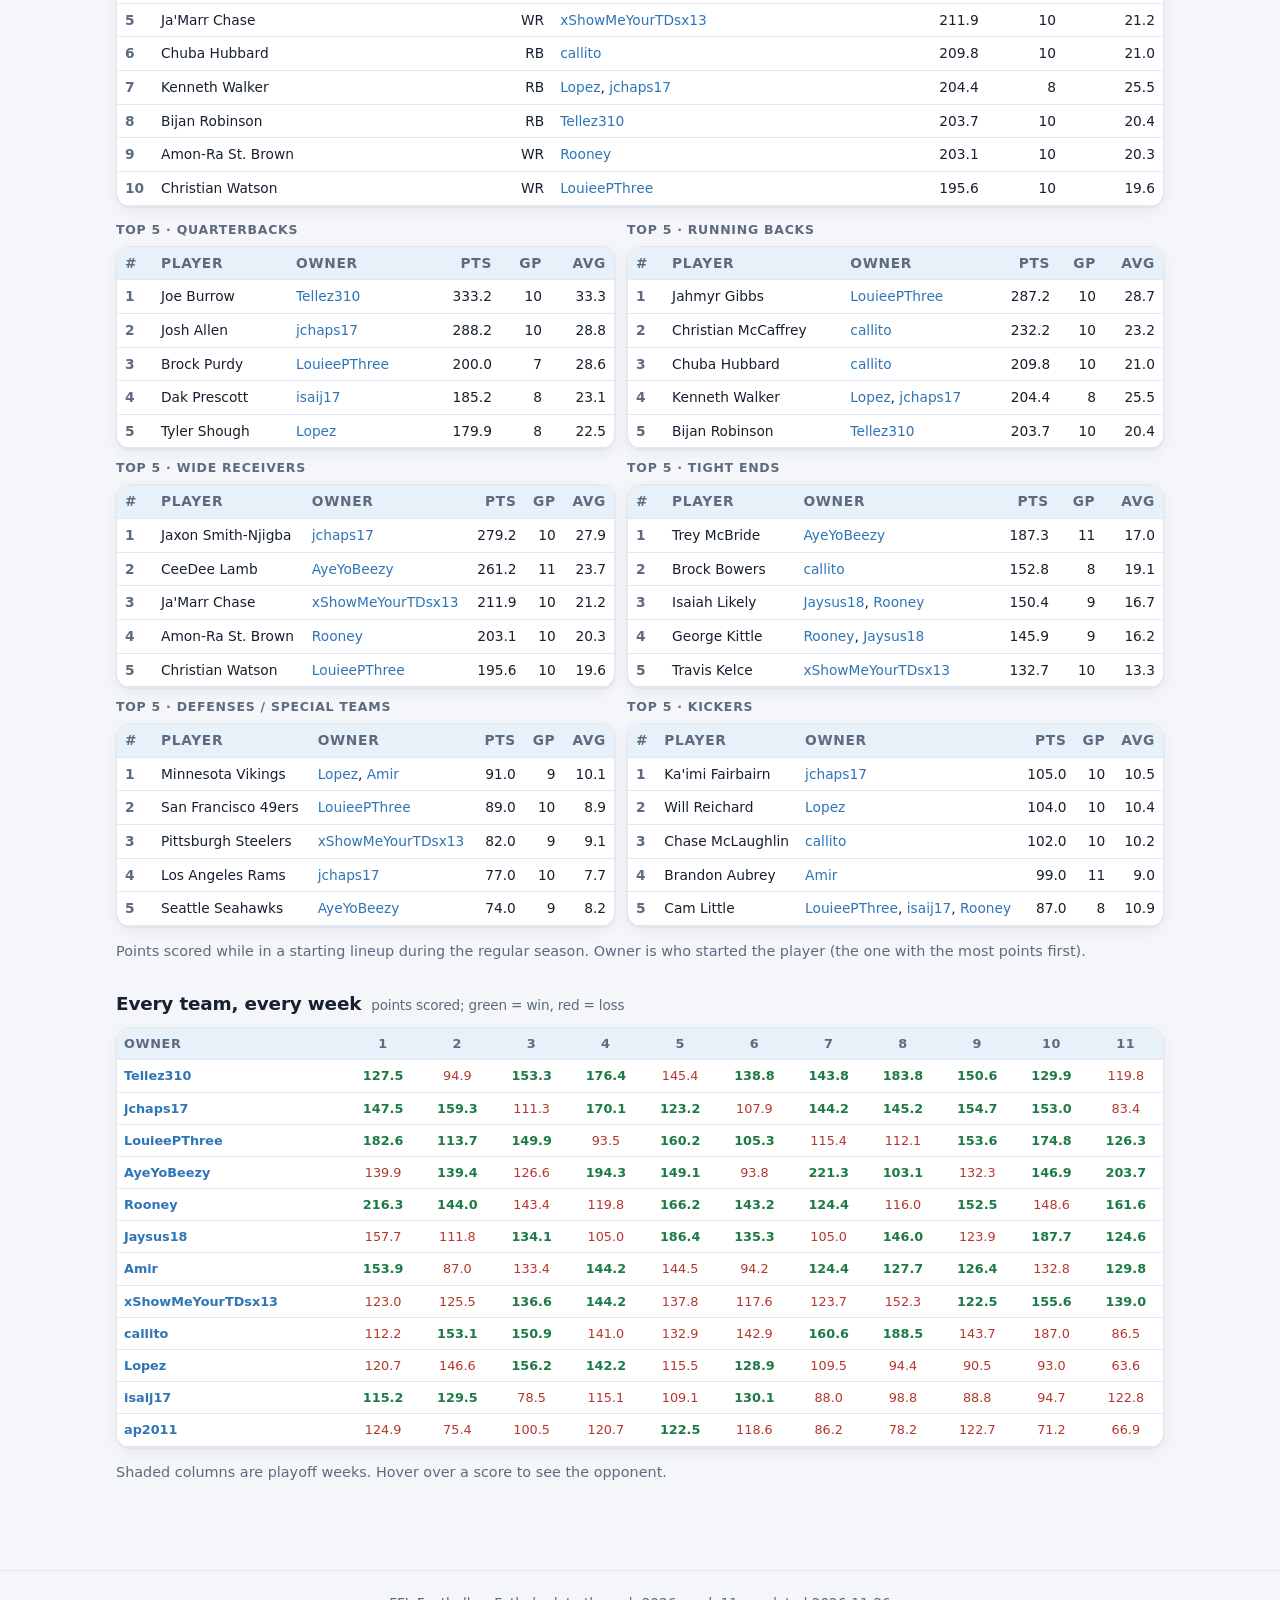
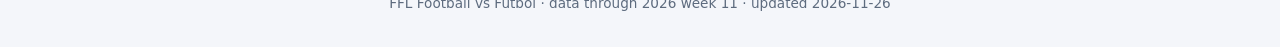
<file: standings.html>
<!doctype html>
<html lang="en">
<head>
<meta charset="utf-8">
<meta name="viewport" content="width=device-width, initial-scale=1">
<title>Seasons</title>
<meta http-equiv="refresh" content="0; url=seasons.html">
<script>location.replace("seasons.html" + location.search);</script>
</head>
<body><p>This page moved to <a href="seasons.html">Seasons</a>.</p></body>
</html>
</file>
<file: assets/site.css>
/* FFL Football vs Futbol site -- shared styles */
:root {
  --bg: #f4f6fa;
  --card: #ffffff;
  --ink: #16202e;
  --muted: #5d6b7e;
  --line: #e2e7ef;
  --accent: #1f4e78;
  --accent-2: #2e75b6;
  --accent-soft: #e8f0f9;
  --gold: #c8961c;
  --gold-soft: #fff3cf;
  --silver-soft: #eceff3;
  --win: #1d7a46;
  --loss: #b3372f;
  --hero-a: #11263d;
  --hero-b: #1f4e78;
  --shadow: 0 1px 2px rgba(16, 32, 56, .06), 0 4px 14px rgba(16, 32, 56, .06);
  --radius: 14px;
}
@media (prefers-color-scheme: dark) {
  :root {
    --bg: #0e141d;
    --card: #17202c;
    --ink: #e8edf5;
    --muted: #9aa8bb;
    --line: #263244;
    --accent: #8fb8e6;
    --accent-2: #6ea6dd;
    --accent-soft: #1d2b3d;
    --gold: #e3b341;
    --gold-soft: #3a2f10;
    --silver-soft: #222d3b;
    --win: #4cc287;
    --loss: #ef7b72;
    --hero-a: #0a1522;
    --hero-b: #17406a;
    --shadow: 0 1px 2px rgba(0, 0, 0, .4), 0 4px 14px rgba(0, 0, 0, .3);
  }
}
* { box-sizing: border-box; }
html { -webkit-text-size-adjust: 100%; }
body {
  margin: 0; background: var(--bg); color: var(--ink);
  font: 16px/1.5 system-ui, -apple-system, "Segoe UI", Roboto, "Helvetica Neue", Arial, "Noto Color Emoji", sans-serif;
}
a { color: var(--accent-2); text-decoration: none; }
a:hover { text-decoration: underline; }
h1, h2, h3 { line-height: 1.2; margin: 0; letter-spacing: -.01em; }
.wrap { max-width: 1080px; margin: 0 auto; padding: 0 16px; }

/* header */
.topbar { background: var(--hero-a); color: #fff; position: sticky; top: 0; z-index: 20; box-shadow: 0 2px 8px rgba(0,0,0,.25); }
.topbar .wrap { display: flex; align-items: center; gap: 18px; min-height: 52px; flex-wrap: wrap; }
.brand { font-weight: 800; letter-spacing: .01em; color: #fff; font-size: 1.05rem; padding: 10px 0; }
.brand:hover { text-decoration: none; }
.brand span { color: #f1c24b; }
.nav { display: flex; gap: 2px; flex-wrap: wrap; margin-left: auto; }
.nav a { color: #cfdbea; padding: 14px 6px; font-size: .86rem; font-weight: 600; border-bottom: 3px solid transparent; }
.nav a:hover { color: #fff; text-decoration: none; }
.nav a.on { color: #fff; border-bottom-color: #f1c24b; }
@media (max-width: 720px) {
  .nav { margin-left: 0; width: 100%; overflow-x: auto; flex-wrap: nowrap; }
  .nav a { padding: 10px 10px; white-space: nowrap; }
}

/* hero */
.hero { background: linear-gradient(135deg, var(--hero-a), var(--hero-b)); color: #fff; padding: 56px 0 48px; }
.hero h1 { font-size: clamp(2.1rem, 6vw, 3.4rem); font-weight: 900; }
.hero h1 em { font-style: normal; color: #f1c24b; }
.hero p { color: #cfdbea; max-width: 620px; margin: 12px 0 22px; font-size: 1.08rem; }
.hero .cta { display: flex; gap: 10px; flex-wrap: wrap; }
.btn { display: inline-block; padding: 10px 18px; border-radius: 999px; font-weight: 700; font-size: .95rem; border: 2px solid #f1c24b; color: #11263d; background: #f1c24b; }
.btn:hover { text-decoration: none; filter: brightness(1.06); }
.btn.ghost { background: transparent; color: #fff; border-color: rgba(255,255,255,.45); }
.owner-chips { display: flex; flex-wrap: wrap; align-items: center; gap: 8px; margin-top: 20px; max-width: 820px; }
.owner-chips .lbl { width: 100%; color: #9fb4cc; font-size: .75rem; font-weight: 700; text-transform: uppercase; letter-spacing: .08em; }
.chip { display: inline-block; padding: 5px 13px; border-radius: 999px; background: rgba(255,255,255,.1); border: 1px solid rgba(255,255,255,.28); color: #fff; font-size: .9rem; font-weight: 600; }
.chip:hover { background: #f1c24b; border-color: #f1c24b; color: #11263d; text-decoration: none; }
.chip .t { color: #f1c24b; font-size: .8rem; margin-left: 2px; }
.chip:hover .t { color: #11263d; }
.page-head { background: linear-gradient(135deg, var(--hero-a), var(--hero-b)); color: #fff; padding: 26px 0 22px; }
.page-head h1 { font-size: clamp(1.6rem, 4.5vw, 2.2rem); font-weight: 800; }
.page-head p { color: #cfdbea; margin: 6px 0 0; }

/* layout */
main { padding: 22px 0 56px; }
section { margin: 0 0 30px; }
.sec-title { font-size: 1.15rem; font-weight: 800; margin: 0 0 12px; display: flex; align-items: baseline; gap: 10px; flex-wrap: wrap; }
.sec-title small { font-weight: 500; color: var(--muted); font-size: .85rem; }
.card { background: var(--card); border: 1px solid var(--line); border-radius: var(--radius); box-shadow: var(--shadow); }
.pad { padding: 16px; }
.grid { display: grid; gap: 12px; }
.g2 { grid-template-columns: repeat(2, 1fr); }
.g3 { grid-template-columns: repeat(3, 1fr); }
.g4 { grid-template-columns: repeat(4, 1fr); }
.g6 { grid-template-columns: repeat(6, 1fr); }
@media (max-width: 860px) { .g6 { grid-template-columns: repeat(3, 1fr); } .g4 { grid-template-columns: repeat(2, 1fr); } .g3 { grid-template-columns: repeat(2, 1fr); } }
@media (max-width: 560px) { .g2, .g3 { grid-template-columns: 1fr; } .g6 { grid-template-columns: repeat(2, 1fr); } }
.note { color: var(--muted); font-size: .9rem; }
.warn { background: var(--gold-soft); border: 1px solid var(--gold); color: var(--ink); padding: 10px 14px; border-radius: 10px; font-size: .92rem; margin-bottom: 12px; }
.error { background: #fdecea; border: 1px solid #e5a29b; color: #7a1d16; padding: 14px; border-radius: 10px; }
@media (prefers-color-scheme: dark) { .error { background: #3a1613; color: #f5c6c2; border-color: #7a2a24; } }

/* tiles */
.tile { padding: 14px; text-align: center; }
.tile b { display: block; font-size: 1.55rem; font-weight: 800; line-height: 1.1; }
.tile span { color: var(--muted); font-size: .8rem; text-transform: uppercase; letter-spacing: .05em; font-weight: 600; }
.tile.gold b { color: var(--gold); }

/* tables */
.table-wrap { overflow-x: auto; border-radius: var(--radius); }
table { width: 100%; border-collapse: collapse; font-size: .93rem; background: var(--card); }
.card table { background: transparent; }
th, td { padding: 9px 10px; text-align: right; border-bottom: 1px solid var(--line); white-space: nowrap; }
th:first-child, td:first-child { text-align: left; }
th { font-size: .74rem; text-transform: uppercase; letter-spacing: .05em; color: var(--muted); background: var(--accent-soft); font-weight: 700; position: sticky; top: 0; }
th.sortable { cursor: pointer; user-select: none; }
th.sortable:hover { color: var(--ink); }
th.sorted::after { content: " \25BE"; }
th.sorted.asc::after { content: " \25B4"; }
tbody tr:hover { background: var(--accent-soft); }
tr.champ td { background: var(--gold-soft); font-weight: 600; }
td.l, th.l { text-align: left; }
td.c, th.c { text-align: center; }
td.wrapok { white-space: normal; }
tfoot td { font-weight: 800; background: var(--accent-soft); }
.rank { color: var(--muted); font-weight: 700; width: 36px; }
.pos { color: var(--win); font-weight: 700; }
.neg { color: var(--loss); font-weight: 700; }
.muted { color: var(--muted); }

/* badges */
.badge { display: inline-block; padding: 2px 9px; border-radius: 999px; font-size: .76rem; font-weight: 700; background: var(--silver-soft); color: var(--muted); }
.badge.gold { background: var(--gold-soft); color: var(--gold); border: 1px solid var(--gold); }
.badge.blue { background: var(--accent-soft); color: var(--accent); }
.badge.out { opacity: .75; }

/* pills / selects */
.pills { display: flex; gap: 6px; flex-wrap: wrap; margin-bottom: 14px; }
.pill { border: 1px solid var(--line); background: var(--card); color: var(--ink); padding: 6px 13px; border-radius: 999px; font-weight: 700; font-size: .88rem; cursor: pointer; }
.pill:hover { border-color: var(--accent-2); }
.pill.on { background: var(--accent); color: #fff; border-color: var(--accent); }
@media (prefers-color-scheme: dark) { .pill.on { color: #0e141d; } }
select, input[type=password], input[type=text] {
  font: inherit; padding: 9px 12px; border-radius: 10px; border: 1px solid var(--line); background: var(--card); color: var(--ink);
}
.row { display: flex; gap: 10px; flex-wrap: wrap; align-items: center; }

/* champions strip */
.champs { display: grid; grid-template-columns: repeat(auto-fill, minmax(190px, 1fr)); gap: 10px; }
.champ-card { padding: 12px 14px; border-left: 4px solid var(--gold); }
.champ-card .y { font-weight: 900; color: var(--gold); font-size: 1.1rem; }
.champ-card .n { font-weight: 800; }
.champ-card .t { color: var(--muted); font-size: .85rem; overflow: hidden; text-overflow: ellipsis; white-space: nowrap; }

/* link grid */
.linkcard { display: block; padding: 18px 16px; color: var(--ink); }
.linkcard:hover { text-decoration: none; border-color: var(--accent-2); transform: translateY(-1px); }
.linkcard b { display: block; font-size: 1.05rem; margin-bottom: 2px; }
.linkcard span { color: var(--muted); font-size: .88rem; }

/* owner page */
.owner-nav { display: flex; gap: 6px; overflow-x: auto; padding-bottom: 6px; margin-bottom: 14px; }
.owner-nav a { flex: none; padding: 5px 12px; border-radius: 999px; border: 1px solid var(--line); background: var(--card); color: var(--ink); font-size: .85rem; font-weight: 600; }
.owner-nav a.on { background: var(--accent); color: #fff; border-color: var(--accent); }
@media (prefers-color-scheme: dark) { .owner-nav a.on { color: #0e141d; } }
.rec-card { padding: 14px 16px; }
.rec-card .k { color: var(--muted); font-size: .78rem; text-transform: uppercase; letter-spacing: .05em; font-weight: 700; }
.rec-card .v { font-size: 1.7rem; font-weight: 800; line-height: 1.15; margin: 2px 0; }
.rec-card .d { color: var(--muted); font-size: .88rem; }
.top-block { padding: 14px 16px; }
.top-block h3 { font-size: .8rem; text-transform: uppercase; letter-spacing: .05em; color: var(--muted); margin-bottom: 8px; }
.top-block .first { font-size: 1.15rem; font-weight: 800; }
.top-block .first small { font-weight: 500; color: var(--muted); font-size: .85rem; }
.top-block ol { margin: 8px 0 0; padding-left: 20px; color: var(--muted); font-size: .9rem; }
.top-block li { padding: 1px 0; }
.top-block li b { color: var(--ink); font-weight: 600; }
.bar { display: inline-block; height: 7px; border-radius: 4px; background: var(--accent-2); vertical-align: middle; margin-right: 6px; opacity: .85; }

/* h2h matrix */
.matrix td, .matrix th { text-align: center; padding: 7px 6px; font-size: .82rem; min-width: 52px; }
.matrix th:first-child, .matrix td:first-child { position: sticky; left: 0; background: var(--card); z-index: 2; text-align: left; font-weight: 700; min-width: 84px; }
.matrix th:first-child { background: var(--accent-soft); }
.matrix td.self { background: var(--silver-soft); color: var(--muted); }

/* photos */
.thumbs { display: grid; grid-template-columns: repeat(auto-fill, minmax(190px, 1fr)); gap: 10px; }
.thumb { position: relative; background: var(--silver-soft); border-radius: 12px; overflow: hidden; aspect-ratio: 4 / 3; cursor: zoom-in; border: 1px solid var(--line); }
.thumb img { width: 100%; height: 100%; object-fit: cover; display: block; }
.thumb .cap { position: absolute; left: 0; right: 0; bottom: 0; padding: 18px 10px 7px; color: #fff; font-size: .8rem; font-weight: 600; background: linear-gradient(transparent, rgba(0,0,0,.72)); }
.strip { display: flex; gap: 12px; overflow-x: auto; scroll-snap-type: x mandatory; padding-bottom: 8px; }
.strip .thumb { flex: none; width: min(78vw, 320px); scroll-snap-align: start; }
.strip.solo .thumb { width: min(100%, 760px); aspect-ratio: 3 / 2; cursor: default; }
.strip.few { display: grid; grid-template-columns: repeat(auto-fit, minmax(260px, 1fr)); overflow: visible; }
.strip.few .thumb { width: auto; cursor: default; }
.lock { max-width: 420px; margin: 40px auto; text-align: center; padding: 28px 22px; }
.lock h2 { margin-bottom: 6px; }
.lock input { width: 100%; margin: 14px 0 10px; }
.lock .btn { width: 100%; cursor: pointer; font-size: 1rem; }
.lightbox { position: fixed; inset: 0; background: rgba(5, 9, 15, .94); z-index: 100; display: none; align-items: center; justify-content: center; flex-direction: column; padding: 16px; }
.lightbox.open { display: flex; }
.lightbox img { max-width: 100%; max-height: 82vh; border-radius: 6px; }
.lightbox .lb-cap { color: #e8edf5; margin-top: 10px; text-align: center; }
.lightbox .x { position: absolute; top: 12px; right: 16px; color: #fff; font-size: 2rem; background: none; border: 0; cursor: pointer; }
.lightbox .nav-btn { position: absolute; top: 50%; color: #fff; font-size: 2.4rem; background: none; border: 0; cursor: pointer; padding: 12px; }
.lightbox .prev { left: 4px; } .lightbox .next { right: 4px; }

footer { color: var(--muted); font-size: .85rem; padding: 22px 0 34px; border-top: 1px solid var(--line); text-align: center; }
.loading { color: var(--muted); padding: 30px; text-align: center; }
@media print { .topbar, footer, .pills, .owner-nav { display: none; } body { background: #fff; } }

/* record watch feed */
.sub-title { margin: 0 0 10px; font-size: 1rem; }
.feed { list-style: none; margin: 0; padding: 0; }
.feed li { padding: 9px 0; border-top: 1px solid var(--line); line-height: 1.45; }
.feed li:first-child { border-top: 0; padding-top: 0; }

/* callout, rules text */
.callout { background: var(--gold-soft); border: 1px solid var(--gold); border-radius: var(--radius); padding: 12px 16px; margin: 0 0 16px; font-size: .92rem; }
.rules p { margin: 0 0 10px; line-height: 1.55; }
.rules p:last-child { margin-bottom: 0; }
.rules-list { margin: 0 0 10px; padding-left: 20px; line-height: 1.55; }
.rules-list li { margin: 4px 0; }
</file>
